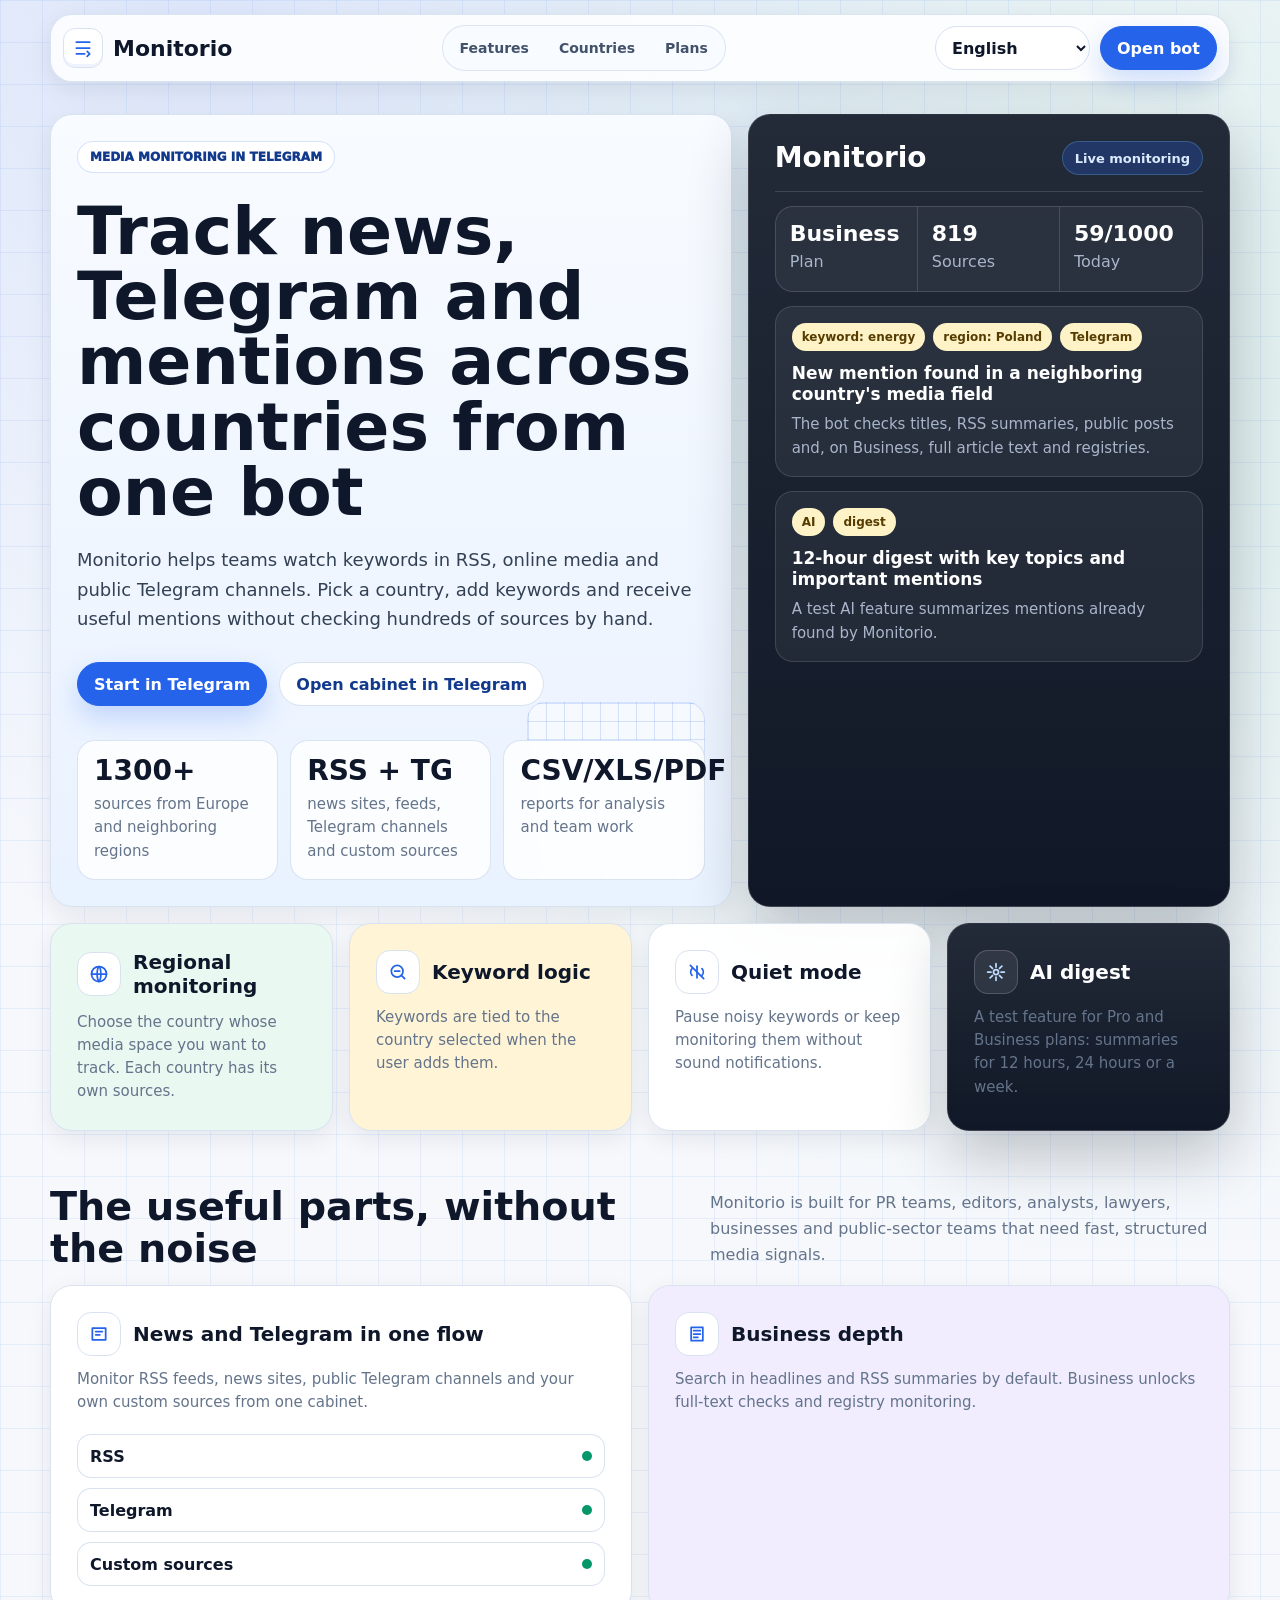
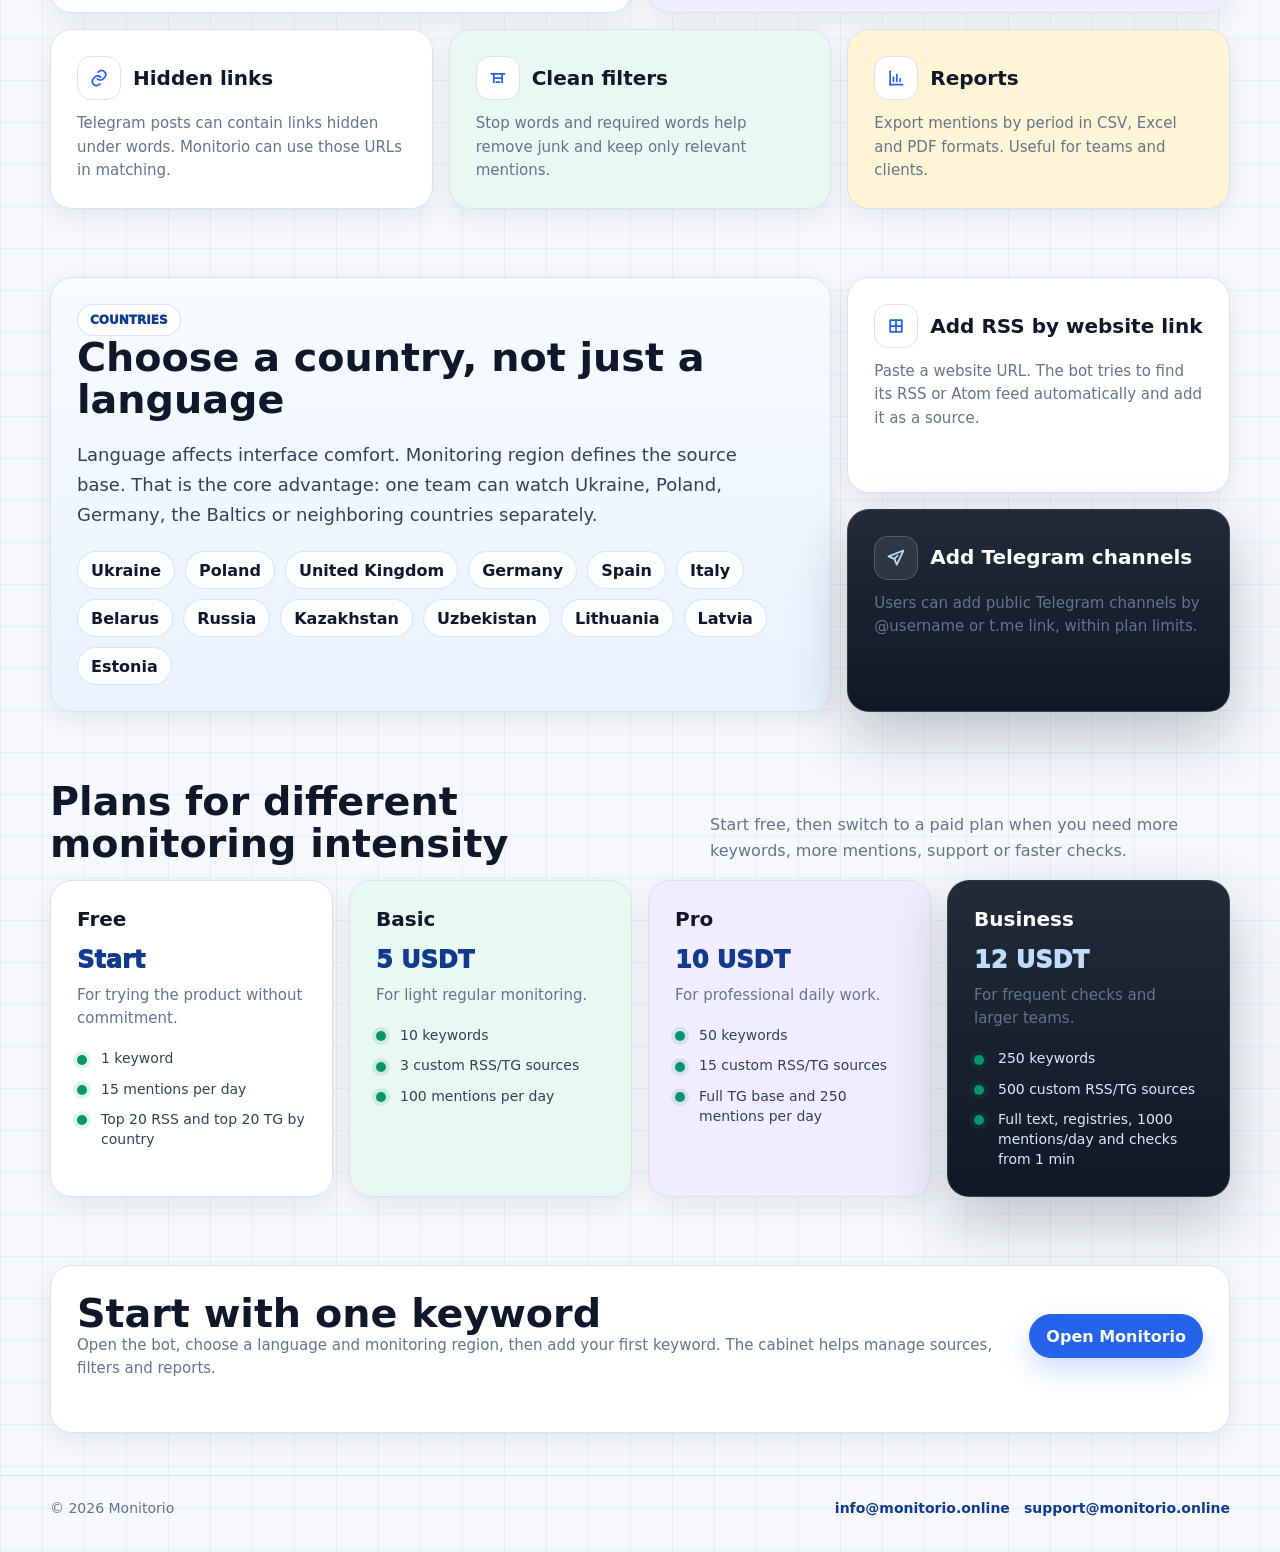
<file: landing/index.html>
<!doctype html>
<html lang="en">
<head>
  <meta charset="utf-8">
  <meta name="viewport" content="width=device-width, initial-scale=1">
  <title>Monitorio - media and Telegram monitoring</title>
  <meta name="description" content="Monitorio tracks keyword mentions in news, RSS feeds and Telegram channels across selected countries.">
  <style>
    :root {
      color-scheme: light;
      --bg: #f6f8fc;
      --bg-grid: rgba(37, 99, 235, .075);
      --surface: #ffffff;
      --surface-soft: #eef5ff;
      --surface-green: #e9f8f0;
      --surface-warm: #fff4d6;
      --surface-violet: #f1edff;
      --ink: #0f172a;
      --muted: #64748b;
      --line: #d8e2f0;
      --primary: #2563eb;
      --primary-dark: #123a8c;
      --accent: #059669;
      --warning: #b7791f;
      --dark: #101827;
      --dark-2: #162033;
      --radius: 22px;
      --radius-sm: 14px;
      --shadow: 0 18px 50px rgba(15, 23, 42, .10);
      --shadow-soft: 0 8px 24px rgba(15, 23, 42, .08);
      --max: 1180px;
    }

    * { box-sizing: border-box; }

    html { scroll-behavior: smooth; }

    body {
      margin: 0;
      color: var(--ink);
      font-family: Inter, ui-sans-serif, system-ui, -apple-system, BlinkMacSystemFont, "Segoe UI", sans-serif;
      letter-spacing: 0;
      background:
        linear-gradient(90deg, var(--bg-grid) 1px, transparent 1px),
        linear-gradient(180deg, var(--bg-grid) 1px, transparent 1px),
        radial-gradient(circle at 16% 0%, rgba(37, 99, 235, .12), transparent 28%),
        radial-gradient(circle at 88% 12%, rgba(5, 150, 105, .10), transparent 30%),
        var(--bg);
      background-size: 42px 42px, 42px 42px, auto, auto, auto;
    }

    a { color: inherit; text-decoration: none; }
    button, select { font: inherit; }

    :focus-visible {
      outline: 3px solid rgba(37, 99, 235, .42);
      outline-offset: 3px;
    }

    .page-shell {
      width: min(var(--max), calc(100% - 40px));
      margin: 0 auto;
    }

    .topbar {
      position: sticky;
      top: 14px;
      z-index: 20;
      padding: 0 0 10px;
    }

    .nav {
      display: flex;
      align-items: center;
      justify-content: space-between;
      gap: 14px;
      min-height: 64px;
      padding: 10px 12px;
      border: 1px solid rgba(216, 226, 240, .92);
      border-radius: var(--radius);
      background: rgba(255, 255, 255, .86);
      box-shadow: var(--shadow-soft);
      backdrop-filter: blur(18px);
    }

    .brand {
      display: inline-flex;
      align-items: center;
      gap: 10px;
      min-width: 0;
      font-size: 22px;
      font-weight: 900;
      letter-spacing: 0;
    }

    .brand-mark,
    .icon {
      display: inline-grid;
      place-items: center;
      flex: 0 0 auto;
      border: 1px solid var(--line);
      background: #fff;
      color: var(--primary);
    }

    .brand-mark {
      width: 40px;
      height: 40px;
      border-radius: 12px;
      box-shadow: inset 0 -3px 0 rgba(37, 99, 235, .08);
    }

    .brand-mark svg,
    .icon svg {
      width: 20px;
      height: 20px;
      stroke: currentColor;
      stroke-width: 2.1;
      fill: none;
      stroke-linecap: round;
      stroke-linejoin: round;
    }

    .nav-actions {
      display: flex;
      align-items: center;
      gap: 10px;
      min-width: 0;
    }

    .nav-links {
      display: flex;
      align-items: center;
      gap: 6px;
      padding: 5px;
      border: 1px solid rgba(216, 226, 240, .86);
      border-radius: 999px;
      background: #f8fbff;
      color: #42526a;
      font-size: 14px;
      font-weight: 800;
    }

    .nav-link {
      display: inline-flex;
      align-items: center;
      min-height: 34px;
      padding: 0 12px;
      border-radius: 999px;
      transition: color .18s ease, background .18s ease;
    }

    .nav-link:hover {
      background: #fff;
      color: var(--ink);
    }

    .language-select {
      min-height: 44px;
      max-width: 168px;
      border: 1px solid var(--line);
      border-radius: 999px;
      background: #fff;
      color: var(--ink);
      padding: 0 12px;
      font-weight: 850;
      outline: none;
    }

    .button {
      display: inline-flex;
      align-items: center;
      justify-content: center;
      gap: 8px;
      min-height: 44px;
      padding: 0 16px;
      border: 1px solid var(--primary);
      border-radius: 999px;
      background: var(--primary);
      color: #fff;
      font-weight: 900;
      white-space: nowrap;
      box-shadow: 0 12px 28px rgba(37, 99, 235, .22);
      transition: transform .18s ease, box-shadow .18s ease, background .18s ease;
    }

    .button:hover {
      transform: translateY(-1px);
      background: #1d4ed8;
      box-shadow: 0 16px 34px rgba(37, 99, 235, .28);
    }

    .button.secondary {
      border-color: var(--line);
      background: #fff;
      color: var(--primary-dark);
      box-shadow: none;
    }

    .hero {
      padding: 36px 0 20px;
    }

    .bento-grid {
      display: grid;
      grid-template-columns: repeat(12, minmax(0, 1fr));
      gap: 16px;
      align-items: stretch;
    }

    .tile {
      position: relative;
      overflow: hidden;
      min-height: 168px;
      border: 1px solid var(--line);
      border-radius: var(--radius);
      background: rgba(255, 255, 255, .94);
      box-shadow: var(--shadow-soft);
    }

    .tile.hero-copy { grid-column: span 7; min-height: 560px; }
    .tile.product-preview { grid-column: span 5; min-height: 560px; }
    .span-3 { grid-column: span 3; }
    .span-4 { grid-column: span 4; }
    .span-5 { grid-column: span 5; }
    .span-6 { grid-column: span 6; }
    .span-7 { grid-column: span 7; }
    .span-8 { grid-column: span 8; }
    .span-12 { grid-column: span 12; }

    .tile.blue { background: linear-gradient(180deg, #f8fbff, #e9f2ff); }
    .tile.green { background: var(--surface-green); }
    .tile.warm { background: var(--surface-warm); }
    .tile.violet { background: var(--surface-violet); }
    .tile.dark {
      border-color: rgba(255, 255, 255, .12);
      background:
        linear-gradient(180deg, rgba(255, 255, 255, .08), transparent),
        var(--dark);
      color: #fff;
      box-shadow: 0 24px 60px rgba(15, 23, 42, .24);
    }

    .tile-inner {
      position: relative;
      z-index: 1;
      height: 100%;
      padding: 26px;
    }

    .hero-copy::after {
      content: "";
      position: absolute;
      right: 26px;
      bottom: 26px;
      width: 176px;
      height: 176px;
      border: 1px solid rgba(37, 99, 235, .16);
      border-radius: 18px;
      background:
        linear-gradient(90deg, rgba(37, 99, 235, .16) 1px, transparent 1px),
        linear-gradient(180deg, rgba(37, 99, 235, .16) 1px, transparent 1px),
        rgba(255, 255, 255, .50);
      background-size: 18px 18px;
    }

    h1, h2, h3, p { margin: 0; }

    .eyebrow {
      display: inline-flex;
      align-items: center;
      gap: 8px;
      min-height: 32px;
      padding: 0 12px;
      border: 1px solid rgba(37, 99, 235, .18);
      border-radius: 999px;
      background: #fff;
      color: var(--primary-dark);
      font-size: 12px;
      font-weight: 950;
      text-transform: uppercase;
    }

    h1 {
      max-width: 720px;
      margin-top: 26px;
      font-size: clamp(44px, 5.2vw, 68px);
      line-height: .98;
      letter-spacing: 0;
    }

    h2 {
      font-size: clamp(30px, 3.1vw, 44px);
      line-height: 1.06;
      letter-spacing: 0;
    }

    h3 {
      font-size: 20px;
      line-height: 1.22;
      letter-spacing: 0;
    }

    .lead {
      max-width: 660px;
      margin-top: 20px;
      color: #334155;
      font-size: 18px;
      line-height: 1.65;
    }

    .hero-actions {
      display: flex;
      flex-wrap: wrap;
      gap: 12px;
      margin-top: 28px;
    }

    .metric-strip {
      position: relative;
      z-index: 2;
      display: grid;
      grid-template-columns: repeat(3, minmax(0, 1fr));
      gap: 12px;
      margin-top: 34px;
    }

    .metric {
      min-height: 112px;
      padding: 16px;
      border: 1px solid rgba(216, 226, 240, .95);
      border-radius: 18px;
      background: rgba(255, 255, 255, .82);
      backdrop-filter: blur(10px);
    }

    .metric strong {
      display: block;
      margin-bottom: 8px;
      color: var(--ink);
      font-size: 28px;
      line-height: 1;
    }

    .metric span,
    .muted,
    .small-copy {
      color: var(--muted);
      font-size: 15px;
      line-height: 1.55;
    }

    .mock-panel {
      display: flex;
      flex-direction: column;
      min-height: 100%;
      gap: 14px;
    }

    .mock-head {
      display: flex;
      align-items: center;
      justify-content: space-between;
      gap: 12px;
      padding-bottom: 16px;
      border-bottom: 1px solid rgba(255, 255, 255, .14);
    }

    .mock-head h2 {
      color: #fff;
      font-size: 28px;
    }

    .status-pill {
      display: inline-flex;
      align-items: center;
      min-height: 34px;
      padding: 0 12px;
      border: 1px solid rgba(125, 211, 252, .24);
      border-radius: 999px;
      background: rgba(37, 99, 235, .26);
      color: #dbeafe;
      font-size: 13px;
      font-weight: 900;
    }

    .mock-stats {
      display: grid;
      grid-template-columns: repeat(3, minmax(0, 1fr));
      border: 1px solid rgba(255, 255, 255, .14);
      border-radius: 18px;
      overflow: hidden;
      background: rgba(255, 255, 255, .05);
    }

    .mock-stat {
      min-height: 84px;
      padding: 14px;
      border-right: 1px solid rgba(255, 255, 255, .14);
    }

    .mock-stat:last-child { border-right: 0; }

    .mock-stat strong {
      display: block;
      margin-bottom: 6px;
      font-size: 22px;
    }

    .mock-stat span,
    .dark .muted {
      color: #a9b5ca;
    }

    .mention {
      padding: 16px;
      border: 1px solid rgba(255, 255, 255, .13);
      border-radius: 18px;
      background: rgba(255, 255, 255, .055);
    }

    .badges {
      display: flex;
      flex-wrap: wrap;
      gap: 8px;
      margin-bottom: 12px;
    }

    .badge {
      display: inline-flex;
      align-items: center;
      min-height: 28px;
      padding: 0 10px;
      border-radius: 999px;
      background: #fef3c7;
      color: #573c00;
      font-size: 12px;
      font-weight: 900;
    }

    .mention h3 {
      margin-bottom: 9px;
      color: #fff;
      font-size: 17px;
    }

    .mini-card .tile-inner,
    .feature-card .tile-inner,
    .price-card .tile-inner {
      display: flex;
      flex-direction: column;
    }

    .card-title {
      display: flex;
      align-items: center;
      gap: 12px;
      margin-bottom: 12px;
    }

    .icon {
      width: 44px;
      height: 44px;
      border-radius: 14px;
      color: var(--primary);
    }

    .dark .icon {
      border-color: rgba(255, 255, 255, .18);
      background: rgba(255, 255, 255, .08);
      color: #bfdbfe;
    }

    .section {
      padding: 34px 0;
    }

    .section-head {
      display: grid;
      grid-template-columns: minmax(0, 1fr) minmax(280px, 520px);
      gap: 24px;
      align-items: end;
      margin-bottom: 16px;
    }

    .section-head p {
      color: var(--muted);
      line-height: 1.65;
    }

    .source-list {
      display: grid;
      gap: 10px;
      margin-top: 20px;
    }

    .source-row {
      display: flex;
      align-items: center;
      justify-content: space-between;
      min-height: 44px;
      padding: 0 12px;
      border: 1px solid rgba(216, 226, 240, .96);
      border-radius: 14px;
      background: rgba(255, 255, 255, .74);
      font-weight: 850;
    }

    .dot {
      width: 10px;
      height: 10px;
      border-radius: 999px;
      background: var(--accent);
    }

    .country-cloud {
      display: flex;
      flex-wrap: wrap;
      gap: 10px;
      margin-top: 22px;
    }

    .country-chip {
      display: inline-flex;
      align-items: center;
      min-height: 38px;
      padding: 0 13px;
      border: 1px solid rgba(216, 226, 240, .95);
      border-radius: 999px;
      background: rgba(255, 255, 255, .78);
      font-weight: 850;
    }

    .price-value {
      display: block;
      margin: 14px 0 10px;
      color: var(--primary-dark);
      font-size: 24px;
      font-weight: 950;
    }

    .dark .price-value { color: #bfdbfe; }

    .price-card ul {
      display: grid;
      gap: 10px;
      margin: 18px 0 0;
      padding: 0;
      list-style: none;
      color: #334155;
      font-size: 14px;
      line-height: 1.45;
    }

    .dark.price-card ul { color: #dbeafe; }

    .price-card li {
      position: relative;
      padding-left: 24px;
    }

    .price-card li::before {
      content: "";
      position: absolute;
      left: 0;
      top: .45em;
      width: 10px;
      height: 10px;
      border-radius: 999px;
      background: var(--accent);
      box-shadow: 0 0 0 4px rgba(5, 150, 105, .12);
    }

    .final {
      padding: 34px 0 42px;
    }

    .final .tile-inner {
      display: grid;
      grid-template-columns: minmax(0, 1fr) auto;
      gap: 22px;
      align-items: center;
    }

    footer {
      border-top: 1px solid var(--line);
      padding: 24px 0 36px;
      color: var(--muted);
      font-size: 14px;
    }

    .footer-row {
      display: flex;
      justify-content: space-between;
      gap: 16px;
      flex-wrap: wrap;
    }

    .contacts {
      display: flex;
      gap: 14px;
      flex-wrap: wrap;
      color: var(--primary-dark);
      font-weight: 850;
    }

    .reveal {
      opacity: 1;
      transform: translateY(0);
      transition: opacity .55s ease, transform .55s ease;
    }

    .js-ready .reveal:not(.is-visible) {
      opacity: 0;
      transform: translateY(18px);
    }

    @media (prefers-reduced-motion: reduce) {
      html { scroll-behavior: auto; }
      .reveal, .button { transition: none; transform: none; }
      .js-ready .reveal:not(.is-visible) { opacity: 1; transform: none; }
    }

    @media (max-width: 1040px) {
      .tile.hero-copy,
      .tile.product-preview,
      .span-3,
      .span-4,
      .span-5,
      .span-6,
      .span-7,
      .span-8 {
        grid-column: span 12;
      }

      .tile.hero-copy,
      .tile.product-preview {
        min-height: auto;
      }

      .nav-links { display: none; }
      .section-head { grid-template-columns: 1fr; }
    }

    @media (max-width: 700px) {
      .page-shell {
        width: min(100% - 24px, var(--max));
      }

      .topbar {
        top: 8px;
      }

      .nav {
        min-height: 58px;
        padding: 8px;
      }

      .brand span:last-child {
        display: none;
      }

      .language-select {
        min-height: 42px;
        max-width: 126px;
        font-size: 14px;
      }

      .nav-actions .button {
        display: none;
      }

      .hero {
        padding-top: 18px;
      }

      .bento-grid {
        gap: 12px;
      }

      .tile {
        border-radius: 18px;
      }

      .tile-inner {
        padding: 18px;
      }

      h1 {
        margin-top: 18px;
        font-size: 38px;
        line-height: 1.04;
      }

      h2 {
        font-size: 28px;
      }

      .lead {
        font-size: 16px;
      }

      .hero-copy::after {
        display: none;
      }

      .hero-actions .button,
      .final .button {
        width: 100%;
      }

      .metric-strip,
      .mock-stats,
      .final .tile-inner {
        grid-template-columns: 1fr;
      }

      .mock-stat {
        border-right: 0;
        border-bottom: 1px solid rgba(255, 255, 255, .14);
      }

      .mock-stat:last-child {
        border-bottom: 0;
      }
    }
  </style>
</head>
<body>
  <header class="topbar">
    <div class="page-shell">
      <nav class="nav" aria-label="Main navigation">
        <a class="brand" href="#top" aria-label="Monitorio home">
          <span class="brand-mark" aria-hidden="true">
            <svg viewBox="0 0 24 24"><path d="M4 5h16M4 12h16M4 19h10"/><path d="m17 16 3 3-3 3"/></svg>
          </span>
          <span>Monitorio</span>
        </a>
        <div class="nav-links" aria-label="Page sections">
          <a class="nav-link" href="#features" data-i18n="navFeatures">Features</a>
          <a class="nav-link" href="#countries" data-i18n="navCountries">Countries</a>
          <a class="nav-link" href="#plans" data-i18n="navPlans">Plans</a>
        </div>
        <div class="nav-actions">
          <select class="language-select" aria-label="Language">
            <option value="en">English</option>
            <option value="uk">Українська</option>
            <option value="pl">Polski</option>
            <option value="de">Deutsch</option>
            <option value="es">Español</option>
            <option value="it">Italiano</option>
            <option value="be">Беларуская</option>
            <option value="ru">Русский</option>
          </select>
          <a class="button" href="https://t.me/Monitori0bot" data-i18n="openBot">Open bot</a>
        </div>
      </nav>
    </div>
  </header>

  <main id="top">
    <section class="hero">
      <div class="page-shell">
        <div class="bento-grid">
          <article class="tile hero-copy blue reveal">
            <div class="tile-inner">
              <span class="eyebrow" data-i18n="eyebrow">Media monitoring in Telegram</span>
              <h1 data-i18n="heroTitle">Track news, Telegram and mentions across countries from one bot</h1>
              <p class="lead" data-i18n="heroLead">Monitorio helps teams watch keywords in RSS, online media and public Telegram channels. Pick a country, add keywords and receive useful mentions without checking hundreds of sources by hand.</p>
              <div class="hero-actions">
                <a class="button" href="https://t.me/Monitori0bot" data-i18n="startBot">Start in Telegram</a>
                <a class="button secondary" href="https://t.me/Monitori0bot" data-i18n="openCabinet">Open cabinet in Telegram</a>
              </div>
              <div class="metric-strip" aria-label="Monitorio metrics">
                <div class="metric"><strong>1300+</strong><span data-i18n="metricSources">sources from Europe and neighboring regions</span></div>
                <div class="metric"><strong>RSS + TG</strong><span data-i18n="metricTypes">news sites, feeds, Telegram channels and custom sources</span></div>
                <div class="metric"><strong>CSV/XLS/PDF</strong><span data-i18n="metricReports">reports for analysis and team work</span></div>
              </div>
            </div>
          </article>

          <article class="tile product-preview dark reveal">
            <div class="tile-inner">
              <div class="mock-panel">
                <div class="mock-head">
                  <h2>Monitorio</h2>
                  <span class="status-pill" data-i18n="mockLive">Live monitoring</span>
                </div>
                <div class="mock-stats">
                  <div class="mock-stat"><strong>Business</strong><span data-i18n="mockPlan">Plan</span></div>
                  <div class="mock-stat"><strong>819</strong><span data-i18n="mockSources">Sources</span></div>
                  <div class="mock-stat"><strong>59/1000</strong><span data-i18n="mockToday">Today</span></div>
                </div>
                <div class="mention">
                  <div class="badges">
                    <span class="badge" data-i18n="badgeKeyword">keyword: energy</span>
                    <span class="badge" data-i18n="badgeRegion">region: Poland</span>
                    <span class="badge">Telegram</span>
                  </div>
                  <h3 data-i18n="mockTitle">New mention found in a neighboring country's media field</h3>
                  <p class="muted" data-i18n="mockText">The bot checks titles, RSS summaries, public posts and, on Business, full article text and registries.</p>
                </div>
                <div class="mention">
                  <div class="badges">
                    <span class="badge">AI</span>
                    <span class="badge" data-i18n="badgeDigest">digest</span>
                  </div>
                  <h3 data-i18n="mockDigestTitle">12-hour digest with key topics and important mentions</h3>
                  <p class="muted" data-i18n="mockDigestText">A test AI feature summarizes mentions already found by Monitorio.</p>
                </div>
              </div>
            </div>
          </article>

          <article class="tile mini-card green span-3 reveal">
            <div class="tile-inner">
              <div class="card-title">
                <span class="icon" aria-hidden="true"><svg viewBox="0 0 24 24"><circle cx="12" cy="12" r="9"/><path d="M3 12h18M12 3c3 3 3 15 0 18M12 3c-3 3-3 15 0 18"/></svg></span>
                <h3 data-i18n="regionTitle">Regional monitoring</h3>
              </div>
              <p class="small-copy" data-i18n="regionText">Choose the country whose media space you want to track. Each country has its own sources.</p>
            </div>
          </article>

          <article class="tile mini-card warm span-3 reveal">
            <div class="tile-inner">
              <div class="card-title">
                <span class="icon" aria-hidden="true"><svg viewBox="0 0 24 24"><circle cx="11" cy="11" r="7"/><path d="m16 16 4 4"/><path d="M8 11h6"/></svg></span>
                <h3 data-i18n="keywordTitle">Keyword logic</h3>
              </div>
              <p class="small-copy" data-i18n="keywordText">Keywords are tied to the country selected when the user adds them.</p>
            </div>
          </article>

          <article class="tile mini-card span-3 reveal">
            <div class="tile-inner">
              <div class="card-title">
                <span class="icon" aria-hidden="true"><svg viewBox="0 0 24 24"><path d="M18 8a6 6 0 0 1 0 8"/><path d="M6 8a6 6 0 0 0 0 8"/><path d="M12 5v14"/><path d="m4 4 16 16"/></svg></span>
                <h3 data-i18n="quietTitle">Quiet mode</h3>
              </div>
              <p class="small-copy" data-i18n="quietText">Pause noisy keywords or keep monitoring them without sound notifications.</p>
            </div>
          </article>

          <article class="tile mini-card dark span-3 reveal">
            <div class="tile-inner">
              <div class="card-title">
                <span class="icon" aria-hidden="true"><svg viewBox="0 0 24 24"><path d="M12 2v4M12 18v4M4.93 4.93l2.83 2.83M16.24 16.24l2.83 2.83M2 12h4M18 12h4M4.93 19.07l2.83-2.83M16.24 7.76l2.83-2.83"/><circle cx="12" cy="12" r="3"/></svg></span>
                <h3 data-i18n="aiTitle">AI digest</h3>
              </div>
              <p class="small-copy" data-i18n="aiText">A test feature for Pro and Business plans: summaries for 12 hours, 24 hours or a week.</p>
            </div>
          </article>
        </div>
      </div>
    </section>

    <section class="section" id="features">
      <div class="page-shell">
        <div class="section-head reveal">
          <h2 data-i18n="featuresTitle">The useful parts, without the noise</h2>
          <p data-i18n="featuresLead">Monitorio is built for PR teams, editors, analysts, lawyers, businesses and public-sector teams that need fast, structured media signals.</p>
        </div>
        <div class="bento-grid">
          <article class="tile feature-card span-6 reveal">
            <div class="tile-inner">
              <div class="card-title">
                <span class="icon" aria-hidden="true"><svg viewBox="0 0 24 24"><path d="M4 5h16v14H4z"/><path d="M8 9h8M8 13h5"/></svg></span>
                <h3 data-i18n="featureSourcesTitle">News and Telegram in one flow</h3>
              </div>
              <p class="small-copy" data-i18n="featureSourcesText">Monitor RSS feeds, news sites, public Telegram channels and your own custom sources from one cabinet.</p>
              <div class="source-list" aria-hidden="true">
                <div class="source-row"><span>RSS</span><i class="dot"></i></div>
                <div class="source-row"><span>Telegram</span><i class="dot"></i></div>
                <div class="source-row"><span data-i18n="customSources">Custom sources</span><i class="dot"></i></div>
              </div>
            </div>
          </article>

          <article class="tile feature-card violet span-6 reveal">
            <div class="tile-inner">
              <div class="card-title">
                <span class="icon" aria-hidden="true"><svg viewBox="0 0 24 24"><path d="M5 4h14v16H5z"/><path d="M8 8h8M8 12h8M8 16h5"/></svg></span>
                <h3 data-i18n="featureFullTitle">Full-text mode</h3>
              </div>
              <p class="small-copy" data-i18n="featureFullText">Search in headlines and RSS summaries by default. Business unlocks full-text checks and registry monitoring.</p>
            </div>
          </article>

          <article class="tile feature-card span-4 reveal">
            <div class="tile-inner">
              <div class="card-title">
                <span class="icon" aria-hidden="true"><svg viewBox="0 0 24 24"><path d="M10 13a5 5 0 0 0 7 0l2-2a5 5 0 0 0-7-7l-1 1"/><path d="M14 11a5 5 0 0 0-7 0l-2 2a5 5 0 0 0 7 7l1-1"/></svg></span>
                <h3 data-i18n="featureLinksTitle">Hidden links</h3>
              </div>
              <p class="small-copy" data-i18n="featureLinksText">Telegram posts can contain links hidden under words. Monitorio can use those URLs in matching.</p>
            </div>
          </article>

          <article class="tile feature-card green span-4 reveal">
            <div class="tile-inner">
              <div class="card-title">
                <span class="icon" aria-hidden="true"><svg viewBox="0 0 24 24"><path d="M4 7h16M7 12h10M10 17h4"/><path d="M7 7v10M17 7v10"/></svg></span>
                <h3 data-i18n="featureFiltersTitle">Clean filters</h3>
              </div>
              <p class="small-copy" data-i18n="featureFiltersText">Stop words and required words help remove junk and keep only relevant mentions.</p>
            </div>
          </article>

          <article class="tile feature-card warm span-4 reveal">
            <div class="tile-inner">
              <div class="card-title">
                <span class="icon" aria-hidden="true"><svg viewBox="0 0 24 24"><path d="M5 20V4"/><path d="M5 20h15"/><path d="M9 16v-5M13 16V8M17 16v-3"/></svg></span>
                <h3 data-i18n="featureReportsTitle">Reports</h3>
              </div>
              <p class="small-copy" data-i18n="featureReportsText">Export mentions by period in CSV, Excel and PDF formats. Useful for teams and clients.</p>
            </div>
          </article>
        </div>
      </div>
    </section>

    <section class="section" id="countries">
      <div class="page-shell">
        <div class="bento-grid">
          <article class="tile blue span-8 reveal">
            <div class="tile-inner">
              <span class="eyebrow" data-i18n="navCountries">Countries</span>
              <h2 data-i18n="countriesTitle">Choose a country, not just a language</h2>
              <p class="lead" data-i18n="countriesLead">Language affects interface comfort. Monitoring region defines the source base. That is the core advantage: one team can watch Ukraine, Poland, Germany, the Baltics or neighboring countries separately.</p>
              <div class="country-cloud" aria-label="Available monitoring countries">
                <span class="country-chip">Ukraine</span>
                <span class="country-chip">Poland</span>
                <span class="country-chip">United Kingdom</span>
                <span class="country-chip">Germany</span>
                <span class="country-chip">Spain</span>
                <span class="country-chip">Italy</span>
                <span class="country-chip">Belarus</span>
                <span class="country-chip">Russia</span>
                <span class="country-chip">Kazakhstan</span>
                <span class="country-chip">Uzbekistan</span>
                <span class="country-chip">Lithuania</span>
                <span class="country-chip">Latvia</span>
                <span class="country-chip">Estonia</span>
              </div>
            </div>
          </article>

          <div class="span-4 bento-grid" style="grid-template-columns: 1fr; gap: 16px;">
            <article class="tile reveal">
              <div class="tile-inner">
                <div class="card-title">
                  <span class="icon" aria-hidden="true"><svg viewBox="0 0 24 24"><path d="M12 5v14M5 12h14"/><path d="M5 5h14v14H5z"/></svg></span>
                  <h3 data-i18n="rssTitle">Add RSS by website link</h3>
                </div>
                <p class="small-copy" data-i18n="rssText">Paste a website URL. The bot tries to find its RSS or Atom feed automatically and add it as a source.</p>
              </div>
            </article>
            <article class="tile dark reveal">
              <div class="tile-inner">
                <div class="card-title">
                  <span class="icon" aria-hidden="true"><svg viewBox="0 0 24 24"><path d="M21 3 3 10l7 3 3 7 8-17z"/><path d="m10 13 4-4"/></svg></span>
                  <h3 data-i18n="tgTitle">Add Telegram channels</h3>
                </div>
                <p class="small-copy" data-i18n="tgText">Users can add public Telegram channels by @username or t.me link, within plan limits.</p>
              </div>
            </article>
          </div>
        </div>
      </div>
    </section>

    <section class="section" id="plans">
      <div class="page-shell">
        <div class="section-head reveal">
          <h2 data-i18n="plansTitle">Plans for different monitoring intensity</h2>
          <p data-i18n="plansLead">Start free, then switch to a paid plan when you need more keywords, more mentions, support or faster checks.</p>
        </div>
        <div class="bento-grid">
          <article class="tile price-card span-3 reveal">
            <div class="tile-inner">
              <h3>Free</h3>
              <span class="price-value" data-i18n="freePrice">Start</span>
              <p class="small-copy" data-i18n="freeText">For trying the product without commitment.</p>
              <ul>
                <li data-i18n="freeOne">1 keyword</li>
                <li data-i18n="freeTwo">15 mentions per day</li>
                <li data-i18n="freeThree">Top 20 RSS and top 20 TG by country</li>
              </ul>
            </div>
          </article>

          <article class="tile price-card green span-3 reveal">
            <div class="tile-inner">
              <h3>Basic</h3>
              <span class="price-value">5 USDT</span>
              <p class="small-copy" data-i18n="basicText">For light regular monitoring.</p>
              <ul>
                <li data-i18n="basicOne">10 keywords</li>
                <li data-i18n="basicTwo">3 custom RSS/TG sources</li>
                <li data-i18n="basicThree">100 mentions per day</li>
              </ul>
            </div>
          </article>

          <article class="tile price-card violet span-3 reveal">
            <div class="tile-inner">
              <h3>Pro</h3>
              <span class="price-value">10 USDT</span>
              <p class="small-copy" data-i18n="proText">For professional daily work.</p>
              <ul>
                <li data-i18n="proOne">50 keywords</li>
                <li data-i18n="proTwo">15 custom RSS/TG sources</li>
                <li data-i18n="proThree">Full TG base and 250 mentions per day</li>
              </ul>
            </div>
          </article>

          <article class="tile price-card dark span-3 reveal">
            <div class="tile-inner">
              <h3>Business</h3>
              <span class="price-value">12 USDT</span>
              <p class="small-copy" data-i18n="businessText">For frequent checks and larger teams.</p>
              <ul>
                <li data-i18n="businessOne">250 keywords</li>
                <li data-i18n="businessTwo">500 custom RSS/TG sources</li>
                <li data-i18n="businessThree">Full text, registries, 1000 mentions/day and checks from 1 min</li>
              </ul>
            </div>
          </article>
        </div>
      </div>
    </section>

    <section class="final">
      <div class="page-shell">
        <article class="tile span-12 reveal">
          <div class="tile-inner">
            <div>
              <h2 data-i18n="finalTitle">Start with one keyword</h2>
              <p class="small-copy" data-i18n="finalText">Open the bot, choose a language and monitoring region, then add your first keyword. The cabinet helps manage sources, filters and reports.</p>
            </div>
            <a class="button" href="https://t.me/Monitori0bot" data-i18n="finalButton">Open Monitorio</a>
          </div>
        </article>
      </div>
    </section>
  </main>

  <footer>
    <div class="page-shell footer-row">
      <span>© 2026 Monitorio</span>
      <div class="contacts">
        <a href="mailto:info@monitorio.online">info@monitorio.online</a>
        <a href="mailto:support@monitorio.online">support@monitorio.online</a>
      </div>
    </div>
  </footer>

  <script>
    const copy = {
      en: {
        title: "Monitorio - media and Telegram monitoring",
        navFeatures: "Features", navCountries: "Countries", navPlans: "Plans", openBot: "Open bot",
        eyebrow: "Media monitoring in Telegram",
        heroTitle: "Track news, Telegram and mentions across countries from one bot",
        heroLead: "Monitorio helps teams watch keywords in RSS, online media and public Telegram channels. Pick a country, add keywords and receive useful mentions without checking hundreds of sources by hand.",
        startBot: "Start in Telegram", openCabinet: "Open cabinet in Telegram",
        metricSources: "sources from Europe and neighboring regions", metricTypes: "news sites, feeds, Telegram channels and custom sources", metricReports: "reports for analysis and team work",
        mockLive: "Live monitoring", mockPlan: "Plan", mockSources: "Sources", mockToday: "Today", badgeKeyword: "keyword: energy", badgeRegion: "region: Poland", badgeDigest: "digest",
        mockTitle: "New mention found in a neighboring country's media field", mockText: "The bot checks titles, RSS summaries, public posts and, on Business, full article text and registries.",
        mockDigestTitle: "12-hour digest with key topics and important mentions", mockDigestText: "A test AI feature summarizes mentions already found by Monitorio.",
        regionTitle: "Regional monitoring", regionText: "Choose the country whose media space you want to track. Each country has its own sources.",
        keywordTitle: "Keyword logic", keywordText: "Keywords are tied to the country selected when the user adds them.",
        quietTitle: "Quiet mode", quietText: "Pause noisy keywords or keep monitoring them without sound notifications.",
        aiTitle: "AI digest", aiText: "A test feature for Pro and Business plans: summaries for 12 hours, 24 hours or a week.",
        featuresTitle: "The useful parts, without the noise", featuresLead: "Monitorio is built for PR teams, editors, analysts, lawyers, businesses and public-sector teams that need fast, structured media signals.",
        featureSourcesTitle: "News and Telegram in one flow", featureSourcesText: "Monitor RSS feeds, news sites, public Telegram channels and your own custom sources from one cabinet.", customSources: "Custom sources",
        featureFullTitle: "Business depth", featureFullText: "Search in headlines and RSS summaries by default. Business unlocks full-text checks and registry monitoring.",
        featureLinksTitle: "Hidden links", featureLinksText: "Telegram posts can contain links hidden under words. Monitorio can use those URLs in matching.",
        featureFiltersTitle: "Clean filters", featureFiltersText: "Stop words and required words help remove junk and keep only relevant mentions.",
        featureReportsTitle: "Reports", featureReportsText: "Export mentions by period in CSV, Excel and PDF formats. Useful for teams and clients.",
        countriesTitle: "Choose a country, not just a language", countriesLead: "Language affects interface comfort. Monitoring region defines the source base. That is the core advantage: one team can watch Ukraine, Poland, Germany, the Baltics or neighboring countries separately.",
        rssTitle: "Add RSS by website link", rssText: "Paste a website URL. The bot tries to find its RSS or Atom feed automatically and add it as a source.",
        tgTitle: "Add Telegram channels", tgText: "Users can add public Telegram channels by @username or t.me link, within plan limits.",
        plansTitle: "Plans for different monitoring intensity", plansLead: "Start free, then switch to a paid plan when you need more keywords, more mentions, support or faster checks.",
        freePrice: "Start", freeText: "For trying the product without commitment.", freeOne: "1 keyword", freeTwo: "15 mentions per day", freeThree: "Top 20 RSS and top 20 TG by country",
        basicText: "For light regular monitoring.", basicOne: "10 keywords", basicTwo: "3 custom RSS/TG sources", basicThree: "100 mentions per day",
        proText: "For professional daily work.", proOne: "50 keywords", proTwo: "15 custom RSS/TG sources", proThree: "Full TG base and 250 mentions per day",
        businessText: "For frequent checks and larger teams.", businessOne: "250 keywords", businessTwo: "500 custom RSS/TG sources", businessThree: "Full text, registries, 1000 mentions/day and checks from 1 min",
        finalTitle: "Start with one keyword", finalText: "Open the bot, choose a language and monitoring region, then add your first keyword. The cabinet helps manage sources, filters and reports.", finalButton: "Open Monitorio"
      },
      uk: {
        title: "Monitorio - моніторинг медіа та Telegram",
        navFeatures: "Можливості", navCountries: "Країни", navPlans: "Тарифи", openBot: "Відкрити бота",
        eyebrow: "Медіамоніторинг у Telegram",
        heroTitle: "Відстежуйте новини, Telegram і згадки в різних країнах з одного бота",
        heroLead: "Monitorio допомагає командам моніторити ключові слова в RSS, онлайн-медіа та публічних Telegram-каналах. Оберіть країну, додайте ключі й отримуйте потрібні згадки без ручної перевірки сотень джерел.",
        startBot: "Запустити в Telegram", openCabinet: "Відкрити кабінет у Telegram",
        metricSources: "джерел з Європи та сусідніх регіонів", metricTypes: "новинні сайти, RSS, Telegram-канали та власні джерела", metricReports: "звіти для аналізу й командної роботи",
        mockLive: "Моніторинг увімкнено", mockPlan: "Тариф", mockSources: "Джерела", mockToday: "Сьогодні", badgeKeyword: "ключ: енергетика", badgeRegion: "регіон: Польща", badgeDigest: "дайджест",
        mockTitle: "Знайдено нову згадку в медіаполі сусідньої країни", mockText: "Бот перевіряє заголовки, RSS-анонси, публічні дописи, а на Business — повний текст статей і реєстри.",
        mockDigestTitle: "Дайджест за 12 годин із темами та важливими згадками", mockDigestText: "Тестова AI-функція підсумовує згадки, які вже знайшов Monitorio.",
        regionTitle: "Регіональний моніторинг", regionText: "Оберіть країну, медіаполе якої потрібно відстежувати. Для кожної країни є власні джерела.",
        keywordTitle: "Логіка ключів", keywordText: "Ключові слова прив'язуються до країни, обраної під час додавання.",
        quietTitle: "Тихий режим", quietText: "Ставте шумні ключі на паузу або моніторте їх без звукових сповіщень.",
        aiTitle: "AI-дайджест", aiText: "Тестова функція для Pro та Business: підсумки за 12 годин, 24 години або тиждень.",
        featuresTitle: "Корисне - без зайвого шуму", featuresLead: "Monitorio створений для PR-команд, редакцій, аналітиків, юристів, бізнесу та держсектору, яким потрібні швидкі й структуровані медіасигнали.",
        featureSourcesTitle: "Новини й Telegram в одному потоці", featureSourcesText: "Моніторте RSS, новинні сайти, публічні Telegram-канали й власні джерела з одного кабінету.", customSources: "Власні джерела",
        featureFullTitle: "Глибина Business", featureFullText: "За замовчуванням пошук іде в заголовках і RSS-анонсах. Business відкриває повний текст і моніторинг реєстрів.",
        featureLinksTitle: "Приховані посилання", featureLinksText: "У Telegram посилання можуть бути сховані під словами. Monitorio може враховувати ці URL у пошуку.",
        featureFiltersTitle: "Чисті фільтри", featureFiltersText: "Стоп-слова й обов'язкові слова допомагають прибирати шум і залишати релевантні згадки.",
        featureReportsTitle: "Звіти", featureReportsText: "Експортуйте згадки за період у CSV, Excel і PDF. Зручно для команд і клієнтів.",
        countriesTitle: "Оберіть країну, а не лише мову", countriesLead: "Мова відповідає за зручність інтерфейсу. Регіон моніторингу визначає базу джерел. У цьому головна перевага: команда може окремо відстежувати Україну, Польщу, Німеччину, Балтію чи сусідні країни.",
        rssTitle: "Додавання RSS за посиланням на сайт", rssText: "Вставте URL сайту. Бот спробує автоматично знайти RSS або Atom-стрічку й додати її як джерело.",
        tgTitle: "Додавання Telegram-каналів", tgText: "Користувачі можуть додавати публічні Telegram-канали через @username або t.me-посилання в межах тарифу.",
        plansTitle: "Тарифи для різної інтенсивності моніторингу", plansLead: "Почніть безкоштовно, а потім перейдіть на платний тариф, коли потрібні більше ключів, згадок, підтримка або швидші перевірки.",
        freePrice: "Старт", freeText: "Для тесту продукту без зобов'язань.", freeOne: "1 ключове слово", freeTwo: "15 згадок на день", freeThree: "Топ-20 RSS і топ-20 TG по країні",
        basicText: "Для легкого регулярного моніторингу.", basicOne: "10 ключових слів", basicTwo: "3 власні RSS/TG-джерела", basicThree: "100 згадок на день",
        proText: "Для професійної щоденної роботи.", proOne: "50 ключових слів", proTwo: "15 власних RSS/TG-джерел", proThree: "Повна база TG і 250 згадок на день",
        businessText: "Для частих перевірок і більших команд.", businessOne: "250 ключових слів", businessTwo: "500 власних RSS/TG-джерел", businessThree: "Повний текст, реєстри, 1000 згадок/день і перевірки від 1 хв",
        finalTitle: "Почніть з одного ключового слова", finalText: "Відкрийте бота, оберіть мову й регіон моніторингу, додайте перший ключ. Кабінет допоможе керувати джерелами, фільтрами та звітами.", finalButton: "Відкрити Monitorio"
      },
      pl: {
        title: "Monitorio - monitoring mediów i Telegrama",
        navFeatures: "Funkcje", navCountries: "Kraje", navPlans: "Plany", openBot: "Otwórz bota",
        eyebrow: "Monitoring mediów w Telegramie",
        heroTitle: "Śledź newsy, Telegram i wzmianki w różnych krajach z jednego bota",
        heroLead: "Monitorio pomaga zespołom monitorować słowa kluczowe w RSS, mediach online i publicznych kanałach Telegram. Wybierz kraj, dodaj słowa kluczowe i otrzymuj wzmianki bez ręcznego sprawdzania setek źródeł.",
        startBot: "Uruchom w Telegramie", openCabinet: "Otwórz panel w Telegramie",
        metricSources: "źródeł z Europy i sąsiednich regionów", metricTypes: "serwisy newsowe, RSS, Telegram i własne źródła", metricReports: "raporty do analizy i pracy zespołowej",
        mockLive: "Monitoring aktywny", mockPlan: "Plan", mockSources: "Źródła", mockToday: "Dzisiaj", badgeKeyword: "słowo: energia", badgeRegion: "region: Polska", badgeDigest: "digest",
        mockTitle: "Nowa wzmianka znaleziona w polu medialnym sąsiedniego kraju", mockText: "Bot sprawdza tytuły, opisy RSS, publiczne posty, a w Business także pełny tekst artykułów i rejestry.",
        mockDigestTitle: "Digest 12-godzinny z tematami i ważnymi wzmiankami", mockDigestText: "Testowa funkcja AI podsumowuje wzmianki znalezione przez Monitorio.",
        regionTitle: "Monitoring regionalny", regionText: "Wybierz kraj, którego przestrzeń medialną chcesz śledzić. Każdy kraj ma własne źródła.",
        keywordTitle: "Logika słów", keywordText: "Słowa kluczowe są przypisane do kraju wybranego podczas dodawania.",
        quietTitle: "Tryb cichy", quietText: "Wstrzymaj głośne słowa albo monitoruj je bez dźwięku powiadomień.",
        aiTitle: "AI digest", aiText: "Funkcja testowa dla Pro i Business: podsumowania za 12 godzin, 24 godziny albo tydzień.",
        featuresTitle: "Najważniejsze funkcje bez szumu", featuresLead: "Monitorio jest dla PR, redakcji, analityków, prawników, biznesu i administracji, które potrzebują szybkich sygnałów medialnych.",
        featureSourcesTitle: "News i Telegram w jednym strumieniu", featureSourcesText: "Monitoruj RSS, portale informacyjne, publiczne kanały Telegram i własne źródła z jednego panelu.", customSources: "Własne źródła",
        featureFullTitle: "Głębia Business", featureFullText: "Domyślnie wyszukiwanie obejmuje tytuły i opisy RSS. Business odblokowuje pełny tekst i monitoring rejestrów.",
        featureLinksTitle: "Ukryte linki", featureLinksText: "W Telegramie linki mogą być ukryte pod słowami. Monitorio może uwzględniać te URL-e.",
        featureFiltersTitle: "Czyste filtry", featureFiltersText: "Stop-słowa i słowa wymagane pomagają usuwać szum i zostawiać trafne wzmianki.",
        featureReportsTitle: "Raporty", featureReportsText: "Eksportuj wzmianki w CSV, Excel i PDF. Wygodne dla zespołów i klientów.",
        countriesTitle: "Wybierz kraj, nie tylko język", countriesLead: "Język odpowiada za wygodę interfejsu. Region monitoringu określa bazę źródeł. To główna przewaga: jeden zespół może osobno śledzić Ukrainę, Polskę, Niemcy, kraje bałtyckie i sąsiadów.",
        rssTitle: "Dodaj RSS przez link do strony", rssText: "Wklej URL strony. Bot spróbuje znaleźć RSS lub Atom i dodać go jako źródło.",
        tgTitle: "Dodaj kanały Telegram", tgText: "Użytkownicy mogą dodawać publiczne kanały przez @username lub link t.me w ramach limitów planu.",
        plansTitle: "Plany dla różnej intensywności monitoringu", plansLead: "Zacznij za darmo, potem przejdź na płatny plan, gdy potrzebujesz więcej słów, wzmianek, wsparcia lub szybszych kontroli.",
        freePrice: "Start", freeText: "Test produktu bez zobowiązań.", freeOne: "1 słowo kluczowe", freeTwo: "15 wzmianek dziennie", freeThree: "Top 20 RSS i top 20 TG według kraju",
        basicText: "Lekki regularny monitoring.", basicOne: "10 słów kluczowych", basicTwo: "3 własne RSS/TG", basicThree: "100 wzmianek dziennie",
        proText: "Profesjonalna codzienna praca.", proOne: "50 słów kluczowych", proTwo: "15 własnych RSS/TG", proThree: "Pełna baza TG i 250 wzmianek dziennie",
        businessText: "Częste kontrole i większe zespoły.", businessOne: "250 słów kluczowych", businessTwo: "500 własnych RSS/TG", businessThree: "Pełny tekst, rejestry, 1000 wzmianek dziennie i kontrole od 1 min",
        finalTitle: "Zacznij od jednego słowa", finalText: "Otwórz bota, wybierz język i region monitoringu, dodaj pierwsze słowo. Panel pomoże zarządzać źródłami, filtrami i raportami.", finalButton: "Otwórz Monitorio"
      }
    };

    const aliases = {
      de: {
        title: "Monitorio - Medien- und Telegram-Monitoring", navFeatures: "Funktionen", navCountries: "Länder", navPlans: "Tarife", openBot: "Bot öffnen",
        heroTitle: "Beobachten Sie Nachrichten, Telegram und Erwähnungen in mehreren Ländern", heroLead: "Monitorio verfolgt Keywords in RSS, Online-Medien und öffentlichen Telegram-Kanälen. Wählen Sie ein Land, fügen Sie Keywords hinzu und erhalten Sie relevante Treffer.", startBot: "In Telegram starten", openCabinet: "Panel in Telegram öffnen",
        featuresTitle: "Wichtige Funktionen ohne Lärm", countriesTitle: "Wählen Sie ein Land, nicht nur eine Sprache", plansTitle: "Tarife nach Monitoring-Intensität", finalTitle: "Beginnen Sie mit einem Keyword", finalButton: "Monitorio öffnen"
      },
      es: {
        title: "Monitorio - monitoreo de medios y Telegram", navFeatures: "Funciones", navCountries: "Países", navPlans: "Planes", openBot: "Abrir bot",
        heroTitle: "Sigue noticias, Telegram y menciones en varios países desde un bot", heroLead: "Monitorio rastrea palabras clave en RSS, medios online y canales públicos de Telegram. Elige un país, añade palabras clave y recibe menciones útiles.", startBot: "Iniciar en Telegram", openCabinet: "Abrir panel en Telegram",
        featuresTitle: "Funciones útiles sin ruido", countriesTitle: "Elige un país, no solo un idioma", plansTitle: "Planes según intensidad de monitoreo", finalTitle: "Empieza con una palabra clave", finalButton: "Abrir Monitorio"
      },
      it: {
        title: "Monitorio - monitoraggio media e Telegram", navFeatures: "Funzioni", navCountries: "Paesi", navPlans: "Piani", openBot: "Apri bot",
        heroTitle: "Monitora notizie, Telegram e menzioni in più paesi da un bot", heroLead: "Monitorio traccia parole chiave in RSS, media online e canali Telegram pubblici. Scegli un paese, aggiungi keyword e ricevi menzioni utili.", startBot: "Avvia in Telegram", openCabinet: "Apri pannello in Telegram",
        featuresTitle: "Funzioni utili senza rumore", countriesTitle: "Scegli un paese, non solo una lingua", plansTitle: "Piani per intensità diverse", finalTitle: "Inizia con una keyword", finalButton: "Apri Monitorio"
      },
      be: {
        title: "Monitorio - маніторынг медыя і Telegram", navFeatures: "Магчымасці", navCountries: "Краіны", navPlans: "Тарыфы", openBot: "Адкрыць бота",
        heroTitle: "Адсочвайце навіны, Telegram і згадкі ў розных краінах з аднаго бота", heroLead: "Monitorio шукае ключавыя словы ў RSS, онлайн-медыя і публічных Telegram-каналах. Абярыце краіну, дадайце ключы і атрымлівайце важныя згадкі.", startBot: "Запусціць у Telegram", openCabinet: "Адкрыць кабінет у Telegram",
        featuresTitle: "Карыснае без лішняга шуму", countriesTitle: "Абярыце краіну, а не толькі мову", plansTitle: "Тарыфы для рознай інтэнсіўнасці", finalTitle: "Пачніце з аднаго ключа", finalButton: "Адкрыць Monitorio"
      },
      ru: {
        title: "Monitorio - мониторинг медиа и Telegram", navFeatures: "Возможности", navCountries: "Страны", navPlans: "Тарифы", openBot: "Открыть бота",
        heroTitle: "Отслеживайте новости, Telegram и упоминания в разных странах из одного бота", heroLead: "Monitorio помогает командам мониторить ключевые слова в RSS, онлайн-медиа и публичных Telegram-каналах. Выберите страну, добавьте ключи и получайте нужные упоминания без ручной проверки сотен источников.", startBot: "Запустить в Telegram", openCabinet: "Открыть кабинет в Telegram",
        featuresTitle: "Полезные функции без лишнего шума", countriesTitle: "Выберите страну, а не только язык", plansTitle: "Тарифы для разной интенсивности мониторинга", finalTitle: "Начните с одного ключевого слова", finalButton: "Открыть Monitorio"
      }
    };

    const fallback = copy.en;
    Object.keys(aliases).forEach((lang) => {
      copy[lang] = { ...fallback, ...aliases[lang] };
    });

    function applyLanguage(language) {
      const selected = copy[language] ? language : "en";
      const dict = { ...fallback, ...copy[selected] };
      document.documentElement.lang = selected;
      document.title = dict.title || fallback.title;
      document.querySelectorAll("[data-i18n]").forEach((node) => {
        const value = dict[node.dataset.i18n];
        if (value) node.textContent = value;
      });
      document.querySelector(".language-select").value = selected;
      localStorage.setItem("monitorioLandingLanguageBento", selected);
    }

    document.querySelector(".language-select").addEventListener("change", (event) => {
      applyLanguage(event.target.value);
    });

    applyLanguage(localStorage.getItem("monitorioLandingLanguageBento") || "en");

    document.documentElement.classList.add("js-ready");

    const observer = new IntersectionObserver((entries) => {
      entries.forEach((entry) => {
        if (entry.isIntersecting) {
          entry.target.classList.add("is-visible");
          observer.unobserve(entry.target);
        }
      });
    }, { threshold: 0.12 });

    document.querySelectorAll(".reveal").forEach((node) => {
      const rect = node.getBoundingClientRect();
      if (rect.top < window.innerHeight && rect.bottom > 0) {
        node.classList.add("is-visible");
      }
      observer.observe(node);
    });
  </script>
</body>
</html>
</file>
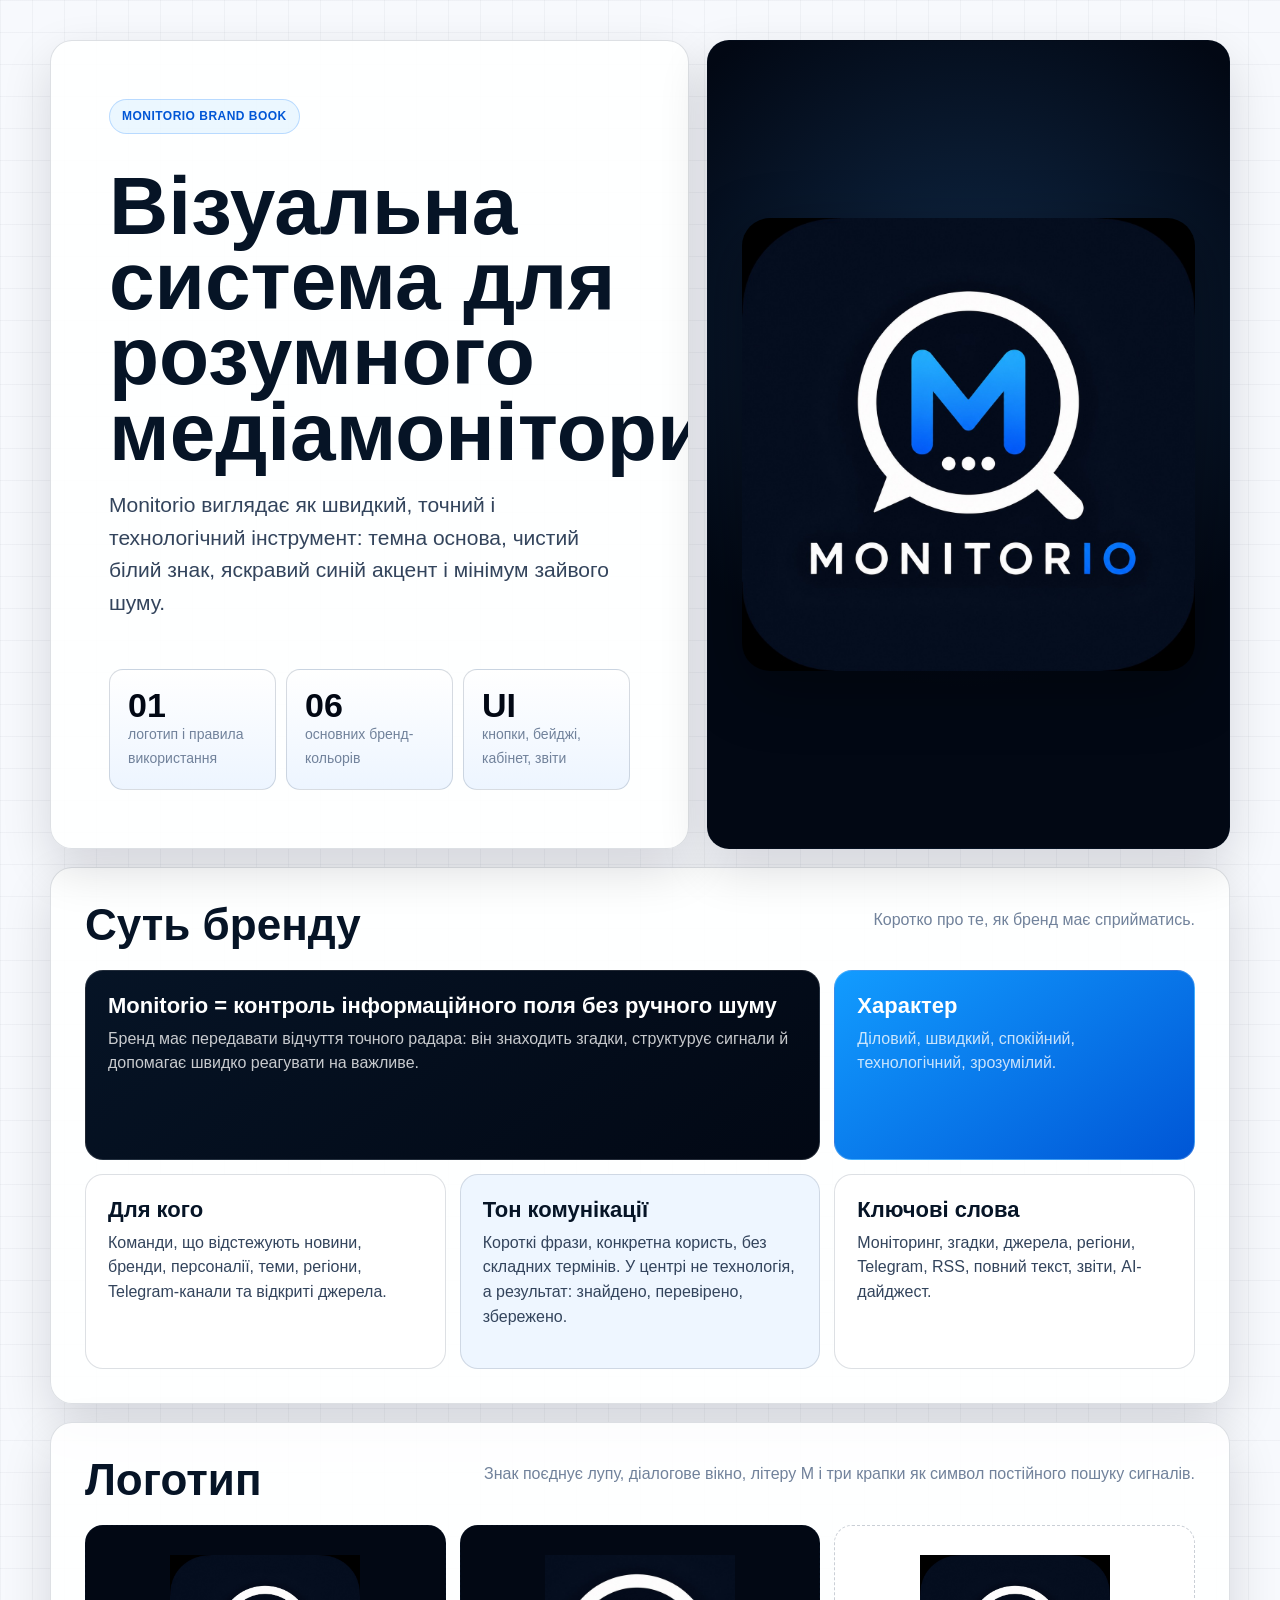
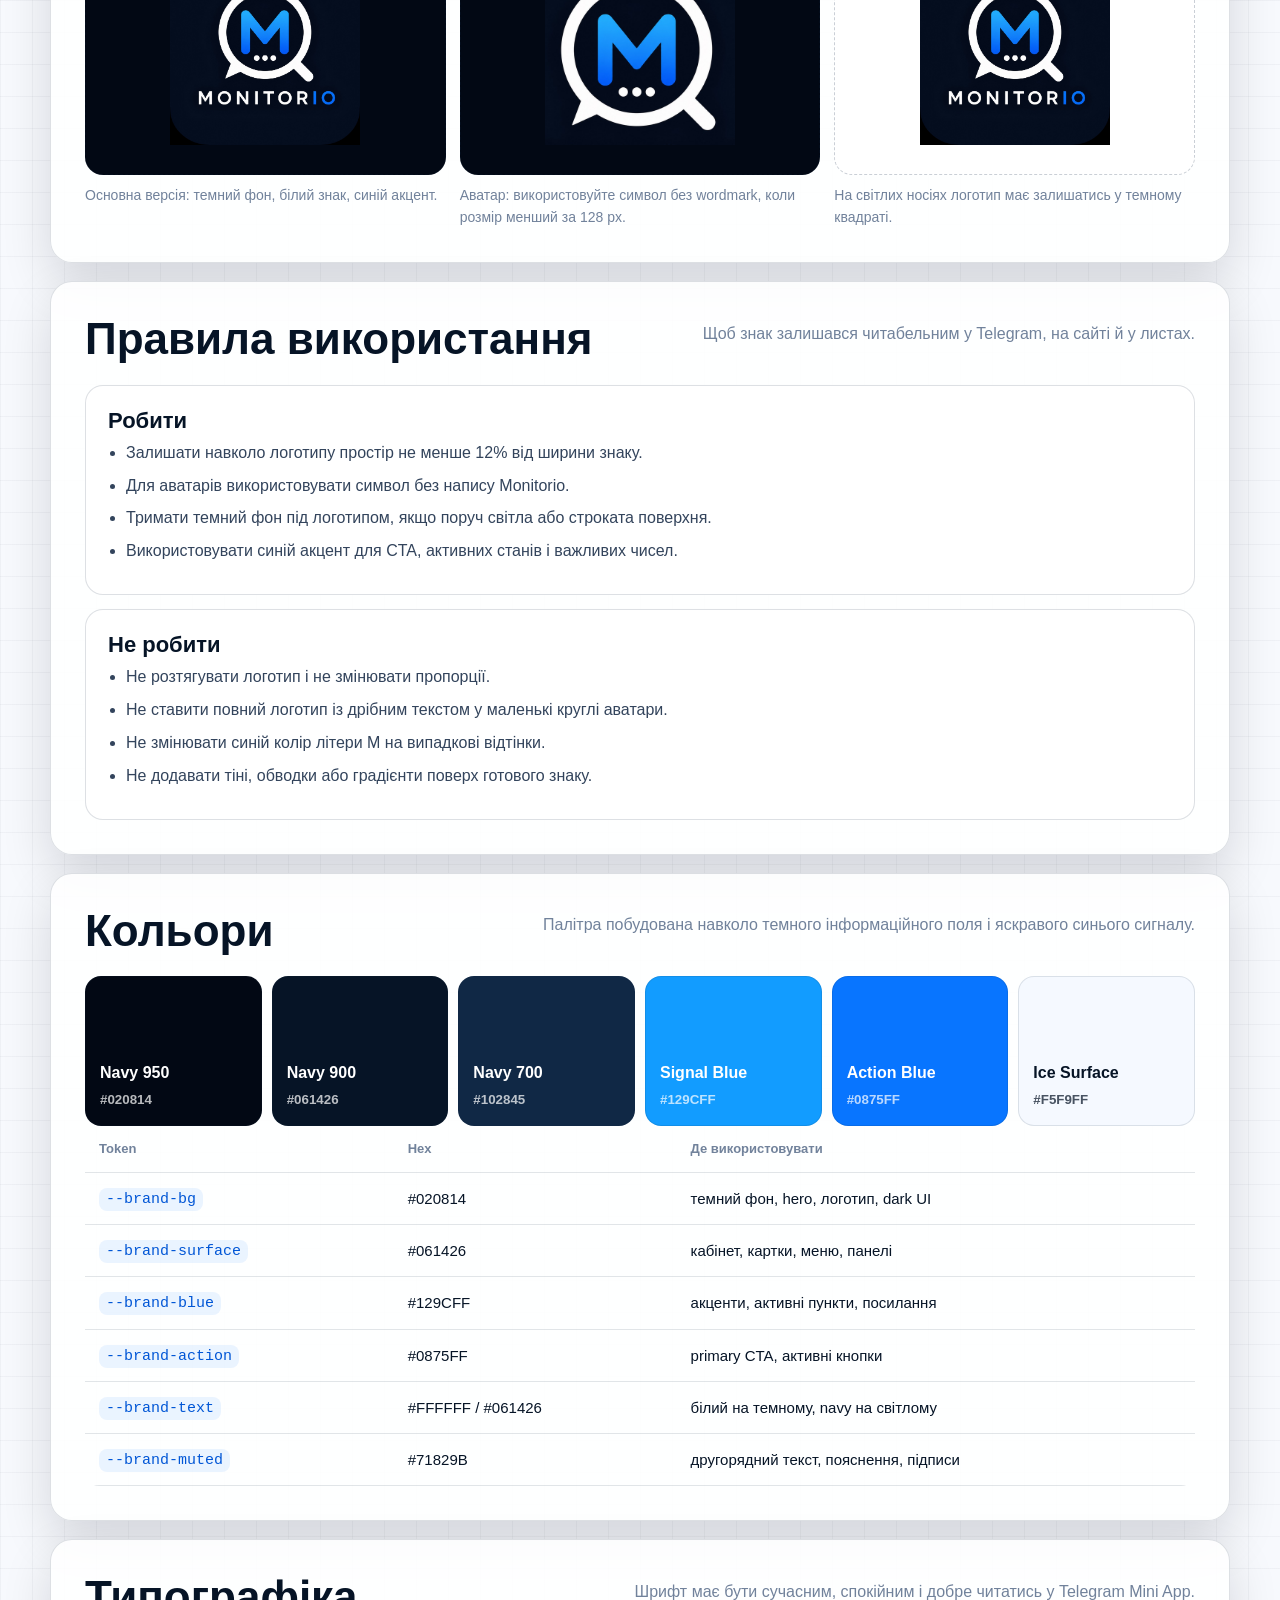
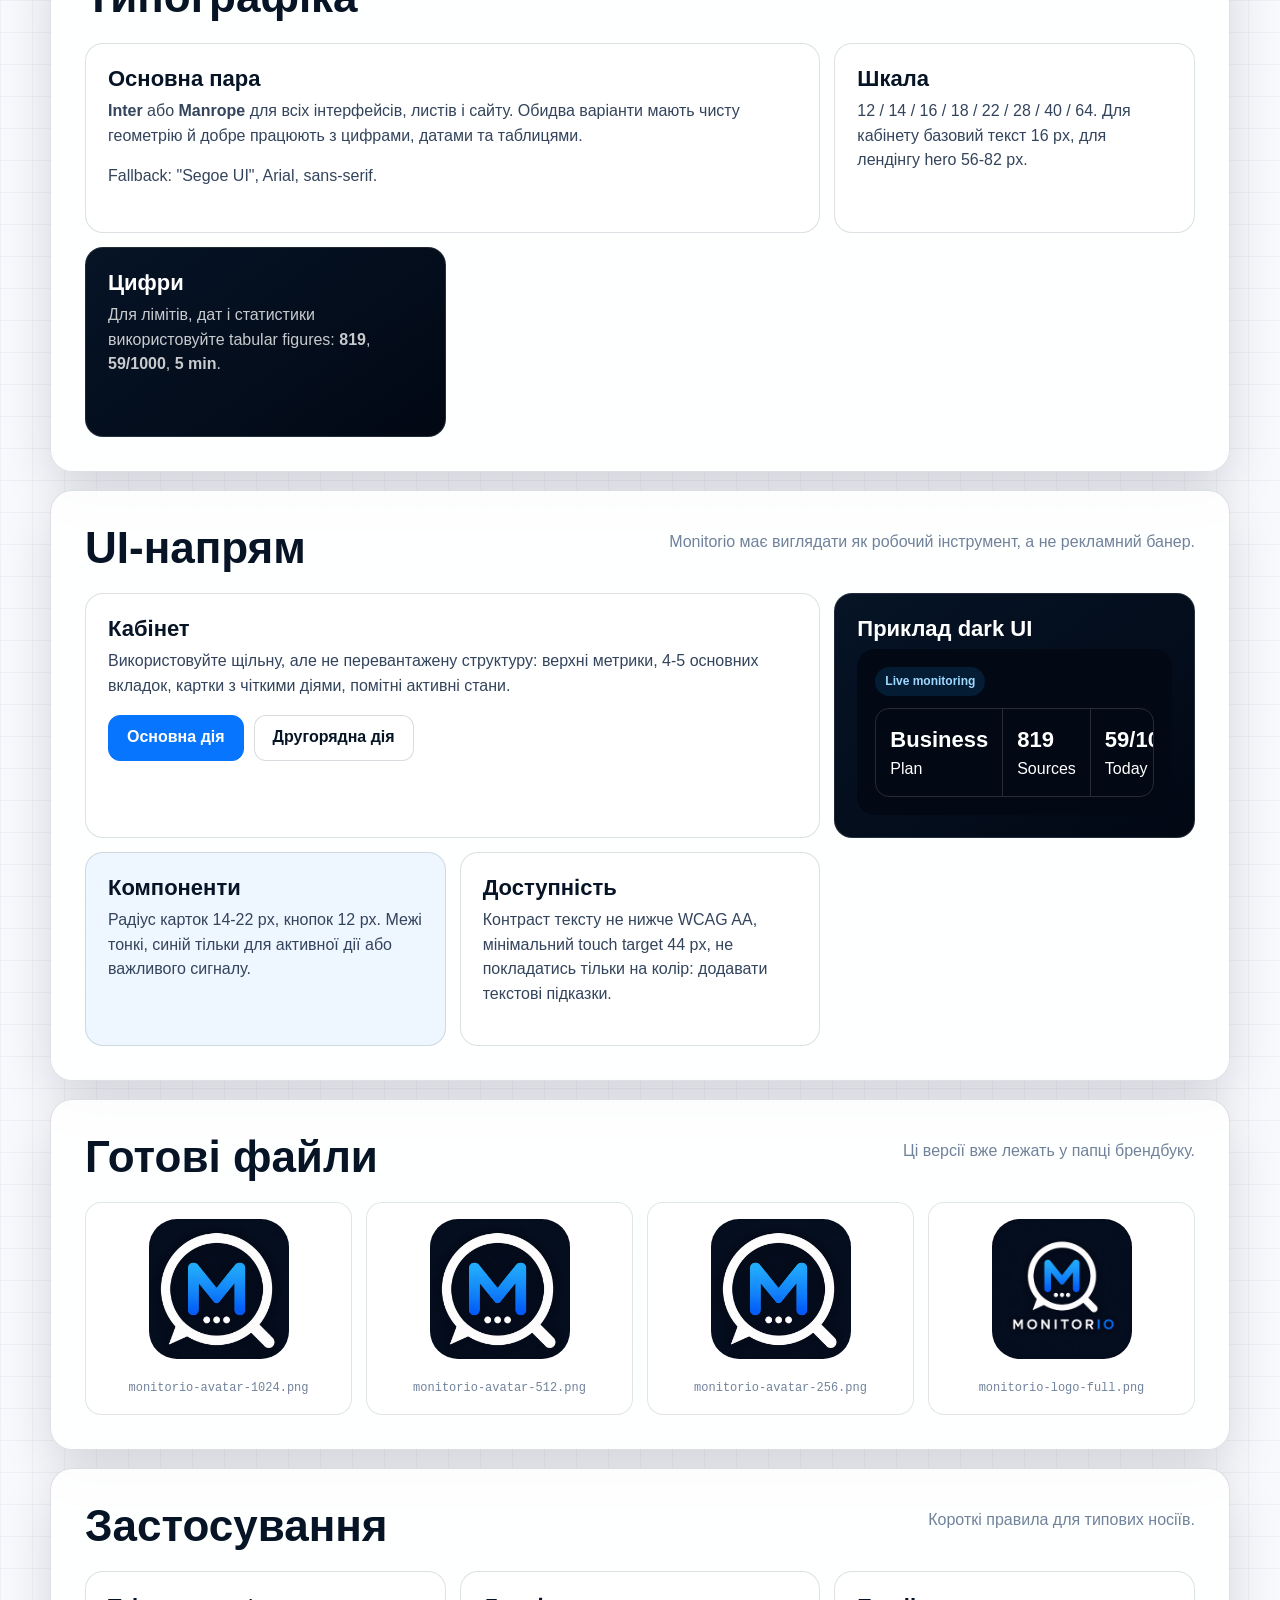
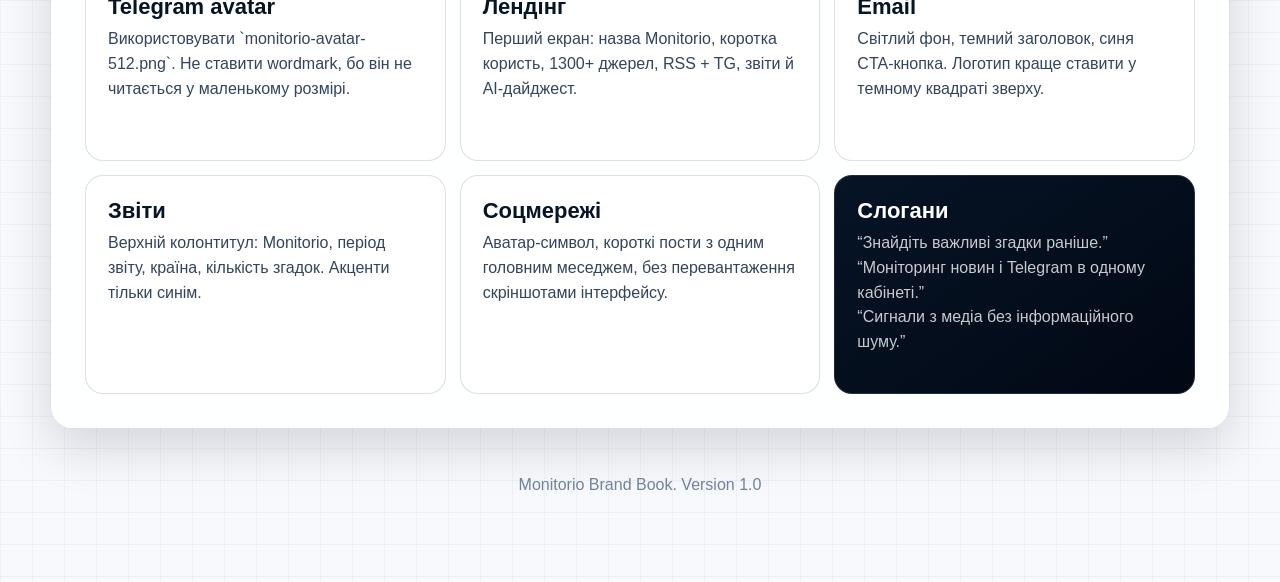
<file: brandbook/monitorio-brandbook.html>
<!doctype html>
<html lang="uk">
<head>
  <meta charset="utf-8">
  <meta name="viewport" content="width=device-width, initial-scale=1">
  <title>Monitorio Brand Book</title>
  <style>
    :root {
      --navy-950: #020814;
      --navy-900: #061426;
      --navy-800: #0b1b32;
      --navy-700: #102845;
      --blue-500: #129cff;
      --blue-600: #0875ff;
      --blue-700: #0056d6;
      --white: #ffffff;
      --ice: #f5f9ff;
      --slate-100: #e8eef8;
      --slate-300: #b8c5d8;
      --slate-500: #71829b;
      --slate-700: #33445c;
      --success: #19b87a;
      --warning: #f7b733;
      --danger: #ef4444;
      --shadow: 0 20px 50px rgba(2, 8, 20, .14);
      --radius: 22px;
      color-scheme: light;
      font-family: Inter, Manrope, "Segoe UI", Arial, sans-serif;
    }

    * { box-sizing: border-box; }
    body {
      margin: 0;
      background:
        linear-gradient(rgba(6, 20, 38, .035) 1px, transparent 1px),
        linear-gradient(90deg, rgba(6, 20, 38, .035) 1px, transparent 1px),
        #f7f9fd;
      background-size: 32px 32px;
      color: var(--navy-900);
      line-height: 1.55;
    }

    a { color: var(--blue-700); }
    .page {
      width: min(1180px, calc(100% - 32px));
      margin: 0 auto;
      padding: 40px 0 64px;
    }

    .hero {
      display: grid;
      grid-template-columns: 1.1fr .9fr;
      gap: 18px;
      align-items: stretch;
    }

    .panel {
      border: 1px solid rgba(16, 40, 69, .14);
      border-radius: var(--radius);
      background: rgba(255, 255, 255, .88);
      box-shadow: var(--shadow);
      overflow: hidden;
    }

    .hero-copy {
      padding: clamp(28px, 5vw, 58px);
      min-height: 520px;
      display: flex;
      flex-direction: column;
      justify-content: space-between;
    }

    .eyebrow {
      display: inline-flex;
      width: fit-content;
      align-items: center;
      gap: 8px;
      padding: 7px 12px;
      border: 1px solid rgba(8, 117, 255, .22);
      border-radius: 999px;
      background: rgba(18, 156, 255, .08);
      color: var(--blue-700);
      font-size: 12px;
      font-weight: 800;
      letter-spacing: .04em;
      text-transform: uppercase;
    }

    h1, h2, h3, p { margin-top: 0; }
    h1 {
      margin: 34px 0 20px;
      max-width: 780px;
      font-size: clamp(42px, 7vw, 82px);
      line-height: .92;
      letter-spacing: 0;
    }

    .lead {
      max-width: 720px;
      color: var(--slate-700);
      font-size: clamp(17px, 2vw, 21px);
    }

    .hero-grid {
      display: grid;
      grid-template-columns: repeat(3, 1fr);
      gap: 10px;
      margin-top: 28px;
    }

    .metric {
      min-height: 112px;
      padding: 18px;
      border: 1px solid rgba(16, 40, 69, .16);
      border-radius: 14px;
      background: linear-gradient(180deg, #ffffff, #edf5ff);
    }

    .metric strong {
      display: block;
      color: var(--navy-950);
      font-size: clamp(24px, 3vw, 34px);
      line-height: 1;
    }

    .metric span { color: var(--slate-500); font-size: 14px; }

    .logo-stage {
      display: grid;
      place-items: center;
      padding: 34px;
      background: radial-gradient(circle at 50% 35%, #102947 0, var(--navy-950) 62%);
    }

    .logo-stage img {
      width: min(100%, 460px);
      aspect-ratio: 1;
      object-fit: contain;
      border-radius: 28px;
      box-shadow: 0 18px 60px rgba(0, 0, 0, .35);
    }

    .section {
      margin-top: 18px;
      padding: clamp(22px, 4vw, 34px);
    }

    .section-head {
      display: flex;
      align-items: end;
      justify-content: space-between;
      gap: 18px;
      margin-bottom: 22px;
    }

    h2 {
      margin: 0;
      font-size: clamp(28px, 4vw, 44px);
      line-height: 1.05;
      letter-spacing: 0;
    }

    .muted { color: var(--slate-500); }

    .bento {
      display: grid;
      grid-template-columns: repeat(12, 1fr);
      gap: 14px;
    }

    .card {
      grid-column: span 4;
      min-height: 190px;
      padding: 22px;
      border: 1px solid rgba(16, 40, 69, .14);
      border-radius: 18px;
      background: #fff;
    }

    .card.large { grid-column: span 8; }
    .card.dark {
      background: linear-gradient(145deg, var(--navy-900), var(--navy-950));
      color: var(--white);
      border-color: rgba(255, 255, 255, .12);
    }
    .card.blue {
      background: linear-gradient(145deg, var(--blue-500), var(--blue-700));
      color: var(--white);
      border-color: rgba(255, 255, 255, .2);
    }
    .card.soft { background: #eef6ff; }

    .card h3 {
      margin-bottom: 8px;
      font-size: 22px;
      line-height: 1.15;
    }

    .card p, .card li { color: var(--slate-700); }
    .card.dark p, .card.dark li, .card.blue p, .card.blue li { color: rgba(255, 255, 255, .78); }

    .swatches {
      display: grid;
      grid-template-columns: repeat(6, 1fr);
      gap: 10px;
    }

    .swatch {
      min-height: 150px;
      padding: 14px;
      display: flex;
      flex-direction: column;
      justify-content: end;
      border-radius: 16px;
      border: 1px solid rgba(16, 40, 69, .12);
      font-weight: 800;
    }

    .swatch small {
      display: block;
      margin-top: 4px;
      color: inherit;
      opacity: .72;
      font-weight: 600;
    }

    .token-table {
      width: 100%;
      border-collapse: collapse;
      overflow: hidden;
      border-radius: 14px;
      font-size: 15px;
    }
    .token-table th, .token-table td {
      padding: 13px 14px;
      border-bottom: 1px solid rgba(16, 40, 69, .12);
      text-align: left;
    }
    .token-table th { color: var(--slate-500); font-size: 13px; }
    .token-table code {
      padding: 3px 7px;
      border-radius: 8px;
      background: rgba(8, 117, 255, .08);
      color: var(--blue-700);
    }

    .logo-rules {
      display: grid;
      grid-template-columns: repeat(3, 1fr);
      gap: 14px;
    }
    .logo-box {
      min-height: 250px;
      display: grid;
      place-items: center;
      padding: 22px;
      border-radius: 18px;
      border: 1px dashed rgba(16, 40, 69, .22);
      background: #fff;
    }
    .logo-box img { max-width: 92%; max-height: 190px; object-fit: contain; }
    .logo-box.dark { background: var(--navy-950); }
    .caption { margin-top: 10px; color: var(--slate-500); font-size: 14px; }

    .button-row { display: flex; flex-wrap: wrap; gap: 10px; }
    .btn {
      min-height: 46px;
      display: inline-flex;
      align-items: center;
      justify-content: center;
      padding: 0 18px;
      border-radius: 12px;
      border: 1px solid rgba(16, 40, 69, .16);
      font-weight: 800;
      text-decoration: none;
    }
    .btn.primary { background: var(--blue-600); color: white; border-color: var(--blue-600); }
    .btn.secondary { background: white; color: var(--navy-900); }

    .sample-ui {
      display: grid;
      gap: 12px;
      padding: 18px;
      border-radius: 18px;
      background: var(--navy-950);
      color: white;
    }
    .sample-row {
      display: grid;
      grid-template-columns: repeat(3, 1fr);
      border: 1px solid rgba(255, 255, 255, .14);
      border-radius: 14px;
      overflow: hidden;
    }
    .sample-cell { padding: 14px; border-right: 1px solid rgba(255,255,255,.14); }
    .sample-cell:last-child { border-right: 0; }
    .sample-cell strong { display: block; font-size: 22px; }
    .badge {
      display: inline-flex;
      width: fit-content;
      padding: 5px 10px;
      border-radius: 999px;
      background: rgba(18, 156, 255, .14);
      color: #9ed8ff;
      font-size: 12px;
      font-weight: 800;
    }

    .do-dont {
      display: grid;
      grid-template-columns: repeat(2, 1fr);
      gap: 14px;
    }
    .rule-list {
      margin: 0;
      padding-left: 18px;
    }
    .rule-list li { margin: 8px 0; }

    .assets {
      display: grid;
      grid-template-columns: repeat(4, 1fr);
      gap: 14px;
    }
    .asset-card {
      padding: 16px;
      border: 1px solid rgba(16, 40, 69, .12);
      border-radius: 16px;
      background: white;
      text-align: center;
    }
    .asset-card img {
      width: 100%;
      max-width: 140px;
      border-radius: 28px;
    }
    .asset-card code {
      display: block;
      margin-top: 12px;
      color: var(--slate-500);
      font-size: 12px;
      word-break: break-word;
    }

    .footer {
      margin-top: 18px;
      padding: 26px;
      color: var(--slate-500);
      text-align: center;
    }

    @media (max-width: 900px) {
      .hero { grid-template-columns: 1fr; }
      .hero-copy { min-height: auto; }
      .card, .card.large { grid-column: span 12; }
      .swatches, .assets { grid-template-columns: repeat(2, 1fr); }
      .logo-rules, .do-dont { grid-template-columns: 1fr; }
      .section-head { align-items: start; flex-direction: column; }
    }

    @media (max-width: 560px) {
      .page { width: min(100% - 20px, 1180px); padding-top: 20px; }
      .hero-grid, .sample-row { grid-template-columns: 1fr; }
      .sample-cell { border-right: 0; border-bottom: 1px solid rgba(255,255,255,.14); }
      .sample-cell:last-child { border-bottom: 0; }
      .swatches, .assets { grid-template-columns: 1fr; }
      .logo-stage { padding: 18px; }
      .section { padding: 20px; }
    }
  </style>
</head>
<body>
  <main class="page">
    <section class="hero">
      <div class="panel hero-copy">
        <div>
          <span class="eyebrow">Monitorio Brand Book</span>
          <h1>Візуальна система для розумного медіамоніторингу</h1>
          <p class="lead">Monitorio виглядає як швидкий, точний і технологічний інструмент: темна основа, чистий білий знак, яскравий синій акцент і мінімум зайвого шуму.</p>
        </div>
        <div class="hero-grid">
          <div class="metric"><strong>01</strong><span>логотип і правила використання</span></div>
          <div class="metric"><strong>06</strong><span>основних бренд-кольорів</span></div>
          <div class="metric"><strong>UI</strong><span>кнопки, бейджі, кабінет, звіти</span></div>
        </div>
      </div>
      <div class="panel logo-stage">
        <img src="assets/monitorio-logo-full.png" alt="Monitorio logo">
      </div>
    </section>

    <section class="panel section">
      <div class="section-head">
        <h2>Суть бренду</h2>
        <p class="muted">Коротко про те, як бренд має сприйматись.</p>
      </div>
      <div class="bento">
        <article class="card large dark">
          <h3>Monitorio = контроль інформаційного поля без ручного шуму</h3>
          <p>Бренд має передавати відчуття точного радара: він знаходить згадки, структурує сигнали й допомагає швидко реагувати на важливе.</p>
        </article>
        <article class="card blue">
          <h3>Характер</h3>
          <p>Діловий, швидкий, спокійний, технологічний, зрозумілий.</p>
        </article>
        <article class="card">
          <h3>Для кого</h3>
          <p>Команди, що відстежують новини, бренди, персоналії, теми, регіони, Telegram-канали та відкриті джерела.</p>
        </article>
        <article class="card soft">
          <h3>Тон комунікації</h3>
          <p>Короткі фрази, конкретна користь, без складних термінів. У центрі не технологія, а результат: знайдено, перевірено, збережено.</p>
        </article>
        <article class="card">
          <h3>Ключові слова</h3>
          <p>Моніторинг, згадки, джерела, регіони, Telegram, RSS, повний текст, звіти, AI-дайджест.</p>
        </article>
      </div>
    </section>

    <section class="panel section">
      <div class="section-head">
        <h2>Логотип</h2>
        <p class="muted">Знак поєднує лупу, діалогове вікно, літеру M і три крапки як символ постійного пошуку сигналів.</p>
      </div>
      <div class="logo-rules">
        <div>
          <div class="logo-box dark"><img src="assets/monitorio-logo-full.png" alt="Повна версія логотипу Monitorio"></div>
          <div class="caption">Основна версія: темний фон, білий знак, синій акцент.</div>
        </div>
        <div>
          <div class="logo-box dark"><img src="assets/monitorio-avatar-512.png" alt="Символ Monitorio для аватарів"></div>
          <div class="caption">Аватар: використовуйте символ без wordmark, коли розмір менший за 128 px.</div>
        </div>
        <div>
          <div class="logo-box"><img src="assets/monitorio-logo-full.png" alt="Логотип Monitorio на світлому фоні"></div>
          <div class="caption">На світлих носіях логотип має залишатись у темному квадраті.</div>
        </div>
      </div>
    </section>

    <section class="panel section">
      <div class="section-head">
        <h2>Правила використання</h2>
        <p class="muted">Щоб знак залишався читабельним у Telegram, на сайті й у листах.</p>
      </div>
      <div class="do-dont">
        <article class="card">
          <h3>Робити</h3>
          <ul class="rule-list">
            <li>Залишати навколо логотипу простір не менше 12% від ширини знаку.</li>
            <li>Для аватарів використовувати символ без напису Monitorio.</li>
            <li>Тримати темний фон під логотипом, якщо поруч світла або строката поверхня.</li>
            <li>Використовувати синій акцент для CTA, активних станів і важливих чисел.</li>
          </ul>
        </article>
        <article class="card">
          <h3>Не робити</h3>
          <ul class="rule-list">
            <li>Не розтягувати логотип і не змінювати пропорції.</li>
            <li>Не ставити повний логотип із дрібним текстом у маленькі круглі аватари.</li>
            <li>Не змінювати синій колір літери M на випадкові відтінки.</li>
            <li>Не додавати тіні, обводки або градієнти поверх готового знаку.</li>
          </ul>
        </article>
      </div>
    </section>

    <section class="panel section">
      <div class="section-head">
        <h2>Кольори</h2>
        <p class="muted">Палітра побудована навколо темного інформаційного поля і яскравого синього сигналу.</p>
      </div>
      <div class="swatches">
        <div class="swatch" style="background:#020814;color:white">Navy 950<small>#020814</small></div>
        <div class="swatch" style="background:#061426;color:white">Navy 900<small>#061426</small></div>
        <div class="swatch" style="background:#102845;color:white">Navy 700<small>#102845</small></div>
        <div class="swatch" style="background:#129cff;color:white">Signal Blue<small>#129CFF</small></div>
        <div class="swatch" style="background:#0875ff;color:white">Action Blue<small>#0875FF</small></div>
        <div class="swatch" style="background:#f5f9ff;color:#061426">Ice Surface<small>#F5F9FF</small></div>
      </div>
      <table class="token-table" aria-label="Monitorio color tokens">
        <thead><tr><th>Token</th><th>Hex</th><th>Де використовувати</th></tr></thead>
        <tbody>
          <tr><td><code>--brand-bg</code></td><td>#020814</td><td>темний фон, hero, логотип, dark UI</td></tr>
          <tr><td><code>--brand-surface</code></td><td>#061426</td><td>кабінет, картки, меню, панелі</td></tr>
          <tr><td><code>--brand-blue</code></td><td>#129CFF</td><td>акценти, активні пункти, посилання</td></tr>
          <tr><td><code>--brand-action</code></td><td>#0875FF</td><td>primary CTA, активні кнопки</td></tr>
          <tr><td><code>--brand-text</code></td><td>#FFFFFF / #061426</td><td>білий на темному, navy на світлому</td></tr>
          <tr><td><code>--brand-muted</code></td><td>#71829B</td><td>другорядний текст, пояснення, підписи</td></tr>
        </tbody>
      </table>
    </section>

    <section class="panel section">
      <div class="section-head">
        <h2>Типографіка</h2>
        <p class="muted">Шрифт має бути сучасним, спокійним і добре читатись у Telegram Mini App.</p>
      </div>
      <div class="bento">
        <article class="card large">
          <h3>Основна пара</h3>
          <p><strong>Inter</strong> або <strong>Manrope</strong> для всіх інтерфейсів, листів і сайту. Обидва варіанти мають чисту геометрію й добре працюють з цифрами, датами та таблицями.</p>
          <p class="muted">Fallback: "Segoe UI", Arial, sans-serif.</p>
        </article>
        <article class="card">
          <h3>Шкала</h3>
          <p>12 / 14 / 16 / 18 / 22 / 28 / 40 / 64. Для кабінету базовий текст 16 px, для лендінгу hero 56-82 px.</p>
        </article>
        <article class="card dark">
          <h3>Цифри</h3>
          <p>Для лімітів, дат і статистики використовуйте tabular figures: <strong>819</strong>, <strong>59/1000</strong>, <strong>5 min</strong>.</p>
        </article>
      </div>
    </section>

    <section class="panel section">
      <div class="section-head">
        <h2>UI-напрям</h2>
        <p class="muted">Monitorio має виглядати як робочий інструмент, а не рекламний банер.</p>
      </div>
      <div class="bento">
        <article class="card large">
          <h3>Кабінет</h3>
          <p>Використовуйте щільну, але не перевантажену структуру: верхні метрики, 4-5 основних вкладок, картки з чіткими діями, помітні активні стани.</p>
          <div class="button-row">
            <a class="btn primary" href="#">Основна дія</a>
            <a class="btn secondary" href="#">Другорядна дія</a>
          </div>
        </article>
        <article class="card dark">
          <h3>Приклад dark UI</h3>
          <div class="sample-ui">
            <span class="badge">Live monitoring</span>
            <div class="sample-row">
              <div class="sample-cell"><strong>Business</strong><span>Plan</span></div>
              <div class="sample-cell"><strong>819</strong><span>Sources</span></div>
              <div class="sample-cell"><strong>59/1000</strong><span>Today</span></div>
            </div>
          </div>
        </article>
        <article class="card soft">
          <h3>Компоненти</h3>
          <p>Радіус карток 14-22 px, кнопок 12 px. Межі тонкі, синій тільки для активної дії або важливого сигналу.</p>
        </article>
        <article class="card">
          <h3>Доступність</h3>
          <p>Контраст тексту не нижче WCAG AA, мінімальний touch target 44 px, не покладатись тільки на колір: додавати текстові підказки.</p>
        </article>
      </div>
    </section>

    <section class="panel section">
      <div class="section-head">
        <h2>Готові файли</h2>
        <p class="muted">Ці версії вже лежать у папці брендбуку.</p>
      </div>
      <div class="assets">
        <div class="asset-card"><img src="assets/monitorio-avatar-1024.png" alt="Monitorio avatar 1024"><code>monitorio-avatar-1024.png</code></div>
        <div class="asset-card"><img src="assets/monitorio-avatar-512.png" alt="Monitorio avatar 512"><code>monitorio-avatar-512.png</code></div>
        <div class="asset-card"><img src="assets/monitorio-avatar-256.png" alt="Monitorio avatar 256"><code>monitorio-avatar-256.png</code></div>
        <div class="asset-card"><img src="assets/monitorio-logo-full.png" alt="Monitorio full logo"><code>monitorio-logo-full.png</code></div>
      </div>
    </section>

    <section class="panel section">
      <div class="section-head">
        <h2>Застосування</h2>
        <p class="muted">Короткі правила для типових носіїв.</p>
      </div>
      <div class="bento">
        <article class="card">
          <h3>Telegram avatar</h3>
          <p>Використовувати `monitorio-avatar-512.png`. Не ставити wordmark, бо він не читається у маленькому розмірі.</p>
        </article>
        <article class="card">
          <h3>Лендінг</h3>
          <p>Перший екран: назва Monitorio, коротка користь, 1300+ джерел, RSS + TG, звіти й AI-дайджест.</p>
        </article>
        <article class="card">
          <h3>Email</h3>
          <p>Світлий фон, темний заголовок, синя CTA-кнопка. Логотип краще ставити у темному квадраті зверху.</p>
        </article>
        <article class="card">
          <h3>Звіти</h3>
          <p>Верхній колонтитул: Monitorio, період звіту, країна, кількість згадок. Акценти тільки синім.</p>
        </article>
        <article class="card">
          <h3>Соцмережі</h3>
          <p>Аватар-символ, короткі пости з одним головним меседжем, без перевантаження скріншотами інтерфейсу.</p>
        </article>
        <article class="card dark">
          <h3>Слогани</h3>
          <p>“Знайдіть важливі згадки раніше.”<br>“Моніторинг новин і Telegram в одному кабінеті.”<br>“Сигнали з медіа без інформаційного шуму.”</p>
        </article>
      </div>
    </section>

    <div class="footer">
      Monitorio Brand Book. Version 1.0
    </div>
  </main>
</body>
</html>
</file>
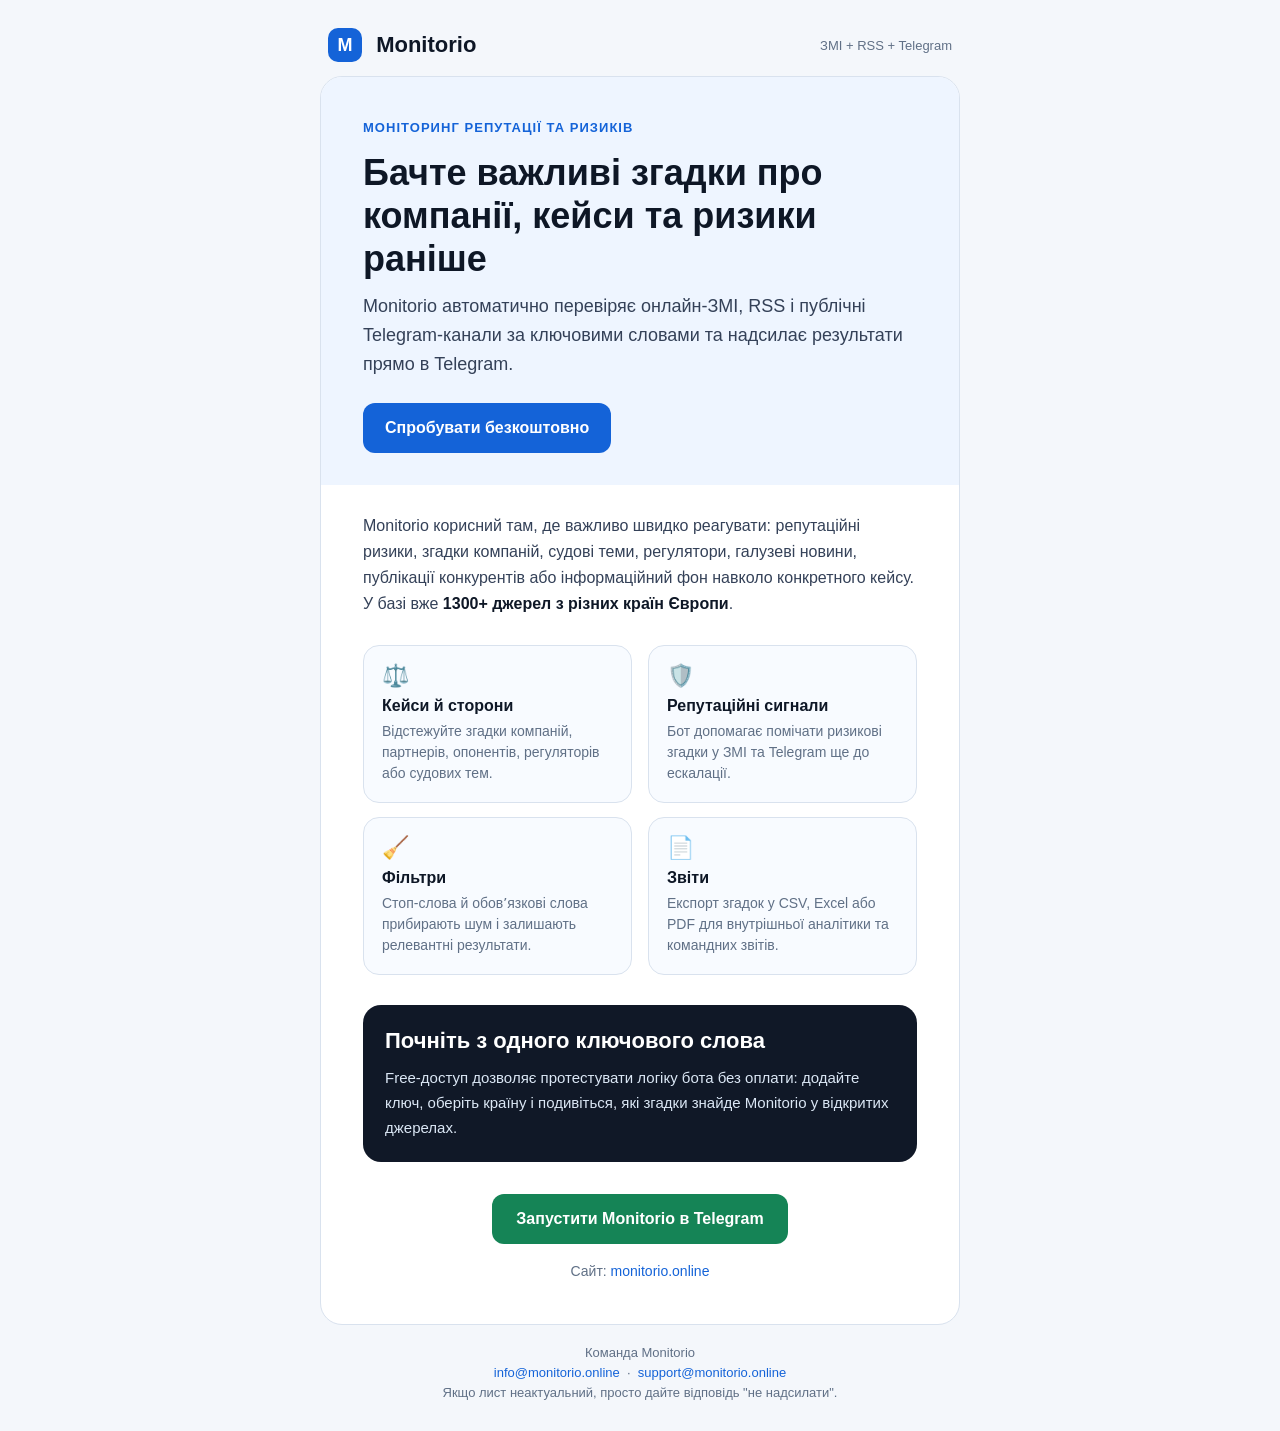
<file: promo_email/monitorio_legal_outreach_uk.html>
<!doctype html>
<html lang="uk">
<head>
  <meta charset="utf-8">
  <meta name="viewport" content="width=device-width, initial-scale=1">
  <title>Monitorio - моніторинг згадок і репутаційних ризиків</title>
  <style>
    @media only screen and (max-width:640px){
      body{margin:0!important;padding:0!important}
      .outer{padding:10px!important}
      .container{width:100%!important;max-width:100%!important}
      .px{padding-left:18px!important;padding-right:18px!important}
      .hero{padding-top:28px!important;padding-bottom:26px!important}
      .h1{font-size:28px!important;line-height:34px!important}
      .lead{font-size:16px!important;line-height:25px!important}
      .cta{display:block!important;text-align:center!important}
      .stack{display:block!important;width:100%!important;padding:0 0 12px 0!important}
      .hide-mobile{display:none!important}
    }
  </style>
</head>
<body style="margin:0;padding:0;background:#f4f7fb;color:#0e1726;font-family:Arial,Helvetica,sans-serif;">
  <div style="display:none;max-height:0;overflow:hidden;opacity:0;color:transparent;">
    Monitorio допомагає відстежувати згадки, кейси, компанії та репутаційні ризики у медіа.
  </div>
  <table role="presentation" width="100%" cellspacing="0" cellpadding="0" style="background:#f4f7fb;">
    <tr>
      <td class="outer" align="center" style="padding:28px 12px;">
        <table role="presentation" class="container" width="640" cellspacing="0" cellpadding="0" style="width:640px;max-width:640px;">
          <tr>
            <td style="padding:0 8px 14px 8px;">
              <table role="presentation" width="100%" cellspacing="0" cellpadding="0">
                <tr>
                  <td style="font-size:22px;line-height:28px;font-weight:800;color:#0e1726;">
                    <span style="display:inline-block;width:34px;height:34px;border-radius:10px;background:#1463d8;color:#ffffff;text-align:center;line-height:34px;font-size:18px;vertical-align:middle;">M</span>
                    <span style="vertical-align:middle;padding-left:8px;">Monitorio</span>
                  </td>
                  <td class="hide-mobile" align="right" style="font-size:13px;color:#607086;">ЗМІ + RSS + Telegram</td>
                </tr>
              </table>
            </td>
          </tr>
          <tr>
            <td style="background:#ffffff;border:1px solid #d9e2ee;border-radius:22px;overflow:hidden;">
              <table role="presentation" width="100%" cellspacing="0" cellpadding="0">
                <tr>
                  <td class="px hero" style="padding:42px 42px 32px 42px;background:#eef5ff;">
                    <div style="font-size:13px;line-height:18px;color:#1463d8;font-weight:800;text-transform:uppercase;letter-spacing:.08em;">Моніторинг репутації та ризиків</div>
                    <h1 class="h1" style="margin:14px 0 12px 0;font-size:36px;line-height:43px;color:#0e1726;font-weight:900;">Бачте важливі згадки про компанії, кейси та ризики раніше</h1>
                    <p class="lead" style="margin:0;font-size:18px;line-height:29px;color:#344158;">Monitorio автоматично перевіряє онлайн-ЗМІ, RSS і публічні Telegram-канали за ключовими словами та надсилає результати прямо в Telegram.</p>
                    <table role="presentation" cellspacing="0" cellpadding="0" style="margin-top:24px;">
                      <tr>
                        <td><a class="cta" href="https://t.me/Monitori0bot" target="_blank" style="display:inline-block;background:#1463d8;color:#ffffff;text-decoration:none;font-size:16px;line-height:20px;font-weight:800;padding:15px 22px;border-radius:12px;">Спробувати безкоштовно</a></td>
                      </tr>
                    </table>
                  </td>
                </tr>
                <tr>
                  <td class="px" style="padding:28px 42px 6px 42px;">
                    <p style="margin:0;font-size:16px;line-height:26px;color:#344158;">Monitorio корисний там, де важливо швидко реагувати: репутаційні ризики, згадки компаній, судові теми, регулятори, галузеві новини, публікації конкурентів або інформаційний фон навколо конкретного кейсу. У базі вже <strong style="color:#0e1726;">1300+ джерел з різних країн Європи</strong>.</p>
                  </td>
                </tr>
                <tr>
                  <td class="px" style="padding:22px 42px 8px 42px;">
                    <table role="presentation" width="100%" cellspacing="0" cellpadding="0">
                      <tr>
                        <td class="stack" width="50%" valign="top" style="padding-right:8px;">
                          <div style="border:1px solid #d9e2ee;border-radius:16px;padding:18px;background:#f8fbff;">
                            <div style="font-size:22px;line-height:24px;">⚖️</div>
                            <div style="margin-top:9px;font-size:16px;font-weight:800;color:#0e1726;">Кейси й сторони</div>
                            <p style="margin:6px 0 0 0;font-size:14px;line-height:21px;color:#607086;">Відстежуйте згадки компаній, партнерів, опонентів, регуляторів або судових тем.</p>
                          </div>
                        </td>
                        <td class="stack" width="50%" valign="top" style="padding-left:8px;">
                          <div style="border:1px solid #d9e2ee;border-radius:16px;padding:18px;background:#f8fbff;">
                            <div style="font-size:22px;line-height:24px;">🛡️</div>
                            <div style="margin-top:9px;font-size:16px;font-weight:800;color:#0e1726;">Репутаційні сигнали</div>
                            <p style="margin:6px 0 0 0;font-size:14px;line-height:21px;color:#607086;">Бот допомагає помічати ризикові згадки у ЗМІ та Telegram ще до ескалації.</p>
                          </div>
                        </td>
                      </tr>
                      <tr>
                        <td class="stack" width="50%" valign="top" style="padding:14px 8px 0 0;">
                          <div style="border:1px solid #d9e2ee;border-radius:16px;padding:18px;background:#f8fbff;">
                            <div style="font-size:22px;line-height:24px;">🧹</div>
                            <div style="margin-top:9px;font-size:16px;font-weight:800;color:#0e1726;">Фільтри</div>
                            <p style="margin:6px 0 0 0;font-size:14px;line-height:21px;color:#607086;">Стоп-слова й обовʼязкові слова прибирають шум і залишають релевантні результати.</p>
                          </div>
                        </td>
                        <td class="stack" width="50%" valign="top" style="padding:14px 0 0 8px;">
                          <div style="border:1px solid #d9e2ee;border-radius:16px;padding:18px;background:#f8fbff;">
                            <div style="font-size:22px;line-height:24px;">📄</div>
                            <div style="margin-top:9px;font-size:16px;font-weight:800;color:#0e1726;">Звіти</div>
                            <p style="margin:6px 0 0 0;font-size:14px;line-height:21px;color:#607086;">Експорт згадок у CSV, Excel або PDF для внутрішньої аналітики та командних звітів.</p>
                          </div>
                        </td>
                      </tr>
                    </table>
                  </td>
                </tr>
                <tr>
                  <td class="px" style="padding:22px 42px 6px 42px;">
                    <div style="background:#101827;border-radius:18px;padding:22px;">
                      <h2 style="margin:0 0 10px 0;color:#ffffff;font-size:22px;line-height:28px;">Почніть з одного ключового слова</h2>
                      <p style="margin:0;color:#dbe7f5;font-size:15px;line-height:25px;">Free-доступ дозволяє протестувати логіку бота без оплати: додайте ключ, оберіть країну і подивіться, які згадки знайде Monitorio у відкритих джерелах.</p>
                    </div>
                  </td>
                </tr>
                <tr>
                  <td class="px" align="center" style="padding:26px 42px 42px 42px;">
                    <a class="cta" href="https://t.me/Monitori0bot" target="_blank" style="display:inline-block;background:#158456;color:#ffffff;text-decoration:none;font-size:16px;line-height:20px;font-weight:800;padding:15px 24px;border-radius:12px;">Запустити Monitorio в Telegram</a>
                    <p style="margin:16px 0 0 0;font-size:14px;line-height:22px;color:#607086;">Сайт: <a href="https://monitorio.online" target="_blank" style="color:#1463d8;text-decoration:none;">monitorio.online</a></p>
                  </td>
                </tr>
              </table>
            </td>
          </tr>
          <tr>
            <td align="center" style="padding:18px 8px 0 8px;color:#607086;font-size:13px;line-height:20px;">
              Команда Monitorio<br>
              <a href="mailto:info@monitorio.online" style="color:#1463d8;text-decoration:none;">info@monitorio.online</a>
              &nbsp;·&nbsp;
              <a href="mailto:support@monitorio.online" style="color:#1463d8;text-decoration:none;">support@monitorio.online</a><br>
              Якщо лист неактуальний, просто дайте відповідь "не надсилати".
            </td>
          </tr>
        </table>
      </td>
    </tr>
  </table>
</body>
</html>
</file>
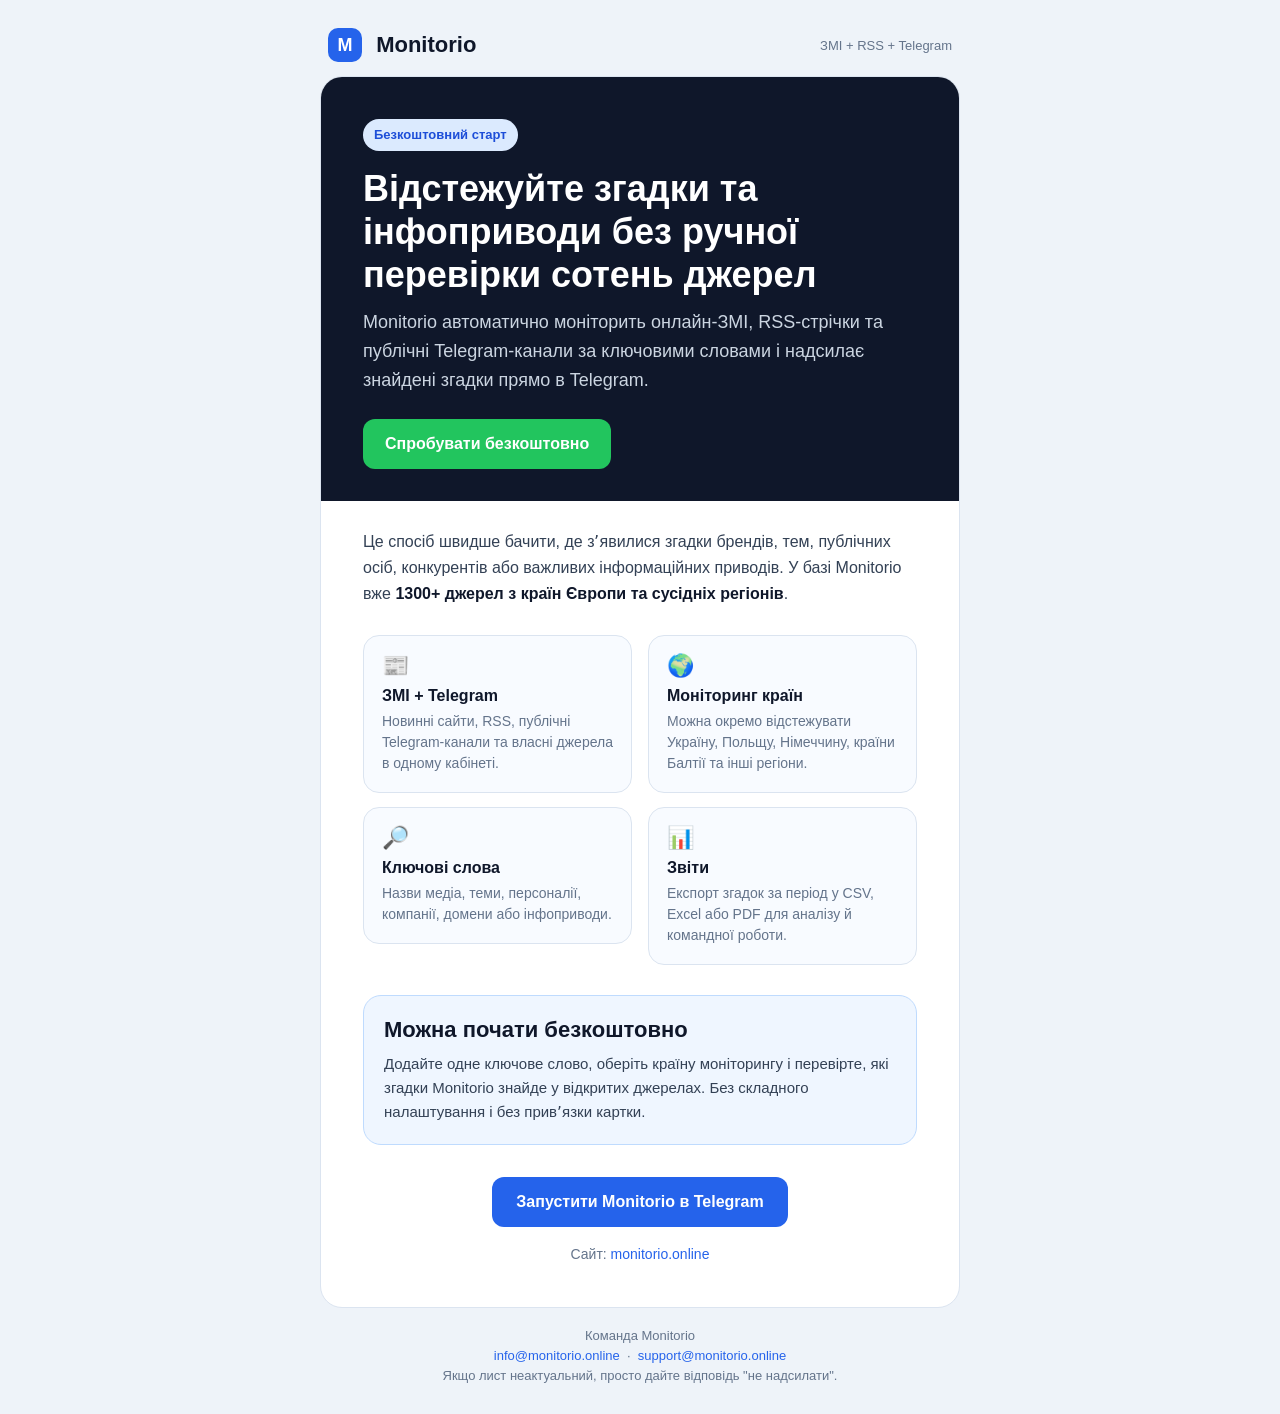
<file: promo_email/monitorio_media_outreach_uk.html>
<!doctype html>
<html lang="uk">
<head>
  <meta charset="utf-8">
  <meta name="viewport" content="width=device-width, initial-scale=1">
  <title>Monitorio - моніторинг згадок у ЗМІ та Telegram</title>
  <style>
    @media only screen and (max-width:640px){
      body{margin:0!important;padding:0!important}
      .outer{padding:10px!important}
      .container{width:100%!important;max-width:100%!important}
      .px{padding-left:18px!important;padding-right:18px!important}
      .hero{padding-top:28px!important;padding-bottom:26px!important}
      .h1{font-size:28px!important;line-height:34px!important}
      .lead{font-size:16px!important;line-height:25px!important}
      .cta{display:block!important;text-align:center!important}
      .stack{display:block!important;width:100%!important;padding:0 0 12px 0!important}
      .hide-mobile{display:none!important}
    }
  </style>
</head>
<body style="margin:0;padding:0;background:#eef3f9;color:#0f172a;font-family:Arial,Helvetica,sans-serif;">
  <div style="display:none;max-height:0;overflow:hidden;opacity:0;color:transparent;">
    Monitorio допомагає швидко знаходити важливі згадки у ЗМІ, RSS та Telegram.
  </div>
  <table role="presentation" width="100%" cellspacing="0" cellpadding="0" style="background:#eef3f9;">
    <tr>
      <td class="outer" align="center" style="padding:28px 12px;">
        <table role="presentation" class="container" width="640" cellspacing="0" cellpadding="0" style="width:640px;max-width:640px;">
          <tr>
            <td style="padding:0 8px 14px 8px;">
              <table role="presentation" width="100%" cellspacing="0" cellpadding="0">
                <tr>
                  <td style="font-size:22px;line-height:28px;font-weight:800;color:#0f172a;">
                    <span style="display:inline-block;width:34px;height:34px;border-radius:10px;background:#2563eb;color:#fff;text-align:center;line-height:34px;font-size:18px;vertical-align:middle;">M</span>
                    <span style="vertical-align:middle;padding-left:8px;">Monitorio</span>
                  </td>
                  <td class="hide-mobile" align="right" style="font-size:13px;color:#64748b;">ЗМІ + RSS + Telegram</td>
                </tr>
              </table>
            </td>
          </tr>
          <tr>
            <td style="background:#ffffff;border:1px solid #dbe4f0;border-radius:22px;overflow:hidden;">
              <table role="presentation" width="100%" cellspacing="0" cellpadding="0">
                <tr>
                  <td class="px hero" style="padding:42px 42px 32px 42px;background:#0f172a;">
                    <div style="display:inline-block;padding:7px 11px;border-radius:999px;background:#dbeafe;color:#1d4ed8;font-size:13px;line-height:18px;font-weight:800;">Безкоштовний старт</div>
                    <h1 class="h1" style="margin:16px 0 12px 0;font-size:36px;line-height:43px;color:#ffffff;font-weight:900;">Відстежуйте згадки та інфоприводи без ручної перевірки сотень джерел</h1>
                    <p class="lead" style="margin:0;font-size:18px;line-height:29px;color:#cbd5e1;">Monitorio автоматично моніторить онлайн-ЗМІ, RSS-стрічки та публічні Telegram-канали за ключовими словами і надсилає знайдені згадки прямо в Telegram.</p>
                    <table role="presentation" cellspacing="0" cellpadding="0" style="margin-top:24px;">
                      <tr>
                        <td><a class="cta" href="https://t.me/Monitori0bot" target="_blank" style="display:inline-block;background:#22c55e;color:#ffffff;text-decoration:none;font-size:16px;line-height:20px;font-weight:800;padding:15px 22px;border-radius:12px;">Спробувати безкоштовно</a></td>
                      </tr>
                    </table>
                  </td>
                </tr>
                <tr>
                  <td class="px" style="padding:28px 42px 6px 42px;">
                    <p style="margin:0;font-size:16px;line-height:26px;color:#334155;">Це спосіб швидше бачити, де зʼявилися згадки брендів, тем, публічних осіб, конкурентів або важливих інформаційних приводів. У базі Monitorio вже <strong style="color:#0f172a;">1300+ джерел з країн Європи та сусідніх регіонів</strong>.</p>
                  </td>
                </tr>
                <tr>
                  <td class="px" style="padding:22px 42px 8px 42px;">
                    <table role="presentation" width="100%" cellspacing="0" cellpadding="0">
                      <tr>
                        <td class="stack" width="50%" valign="top" style="padding-right:8px;">
                          <div style="border:1px solid #dbe4f0;border-radius:16px;padding:18px;background:#f8fbff;">
                            <div style="font-size:22px;line-height:24px;">📰</div>
                            <div style="margin-top:9px;font-size:16px;font-weight:800;color:#0f172a;">ЗМІ + Telegram</div>
                            <p style="margin:6px 0 0 0;font-size:14px;line-height:21px;color:#64748b;">Новинні сайти, RSS, публічні Telegram-канали та власні джерела в одному кабінеті.</p>
                          </div>
                        </td>
                        <td class="stack" width="50%" valign="top" style="padding-left:8px;">
                          <div style="border:1px solid #dbe4f0;border-radius:16px;padding:18px;background:#f8fbff;">
                            <div style="font-size:22px;line-height:24px;">🌍</div>
                            <div style="margin-top:9px;font-size:16px;font-weight:800;color:#0f172a;">Моніторинг країн</div>
                            <p style="margin:6px 0 0 0;font-size:14px;line-height:21px;color:#64748b;">Можна окремо відстежувати Україну, Польщу, Німеччину, країни Балтії та інші регіони.</p>
                          </div>
                        </td>
                      </tr>
                      <tr>
                        <td class="stack" width="50%" valign="top" style="padding:14px 8px 0 0;">
                          <div style="border:1px solid #dbe4f0;border-radius:16px;padding:18px;background:#f8fbff;">
                            <div style="font-size:22px;line-height:24px;">🔎</div>
                            <div style="margin-top:9px;font-size:16px;font-weight:800;color:#0f172a;">Ключові слова</div>
                            <p style="margin:6px 0 0 0;font-size:14px;line-height:21px;color:#64748b;">Назви медіа, теми, персоналії, компанії, домени або інфоприводи.</p>
                          </div>
                        </td>
                        <td class="stack" width="50%" valign="top" style="padding:14px 0 0 8px;">
                          <div style="border:1px solid #dbe4f0;border-radius:16px;padding:18px;background:#f8fbff;">
                            <div style="font-size:22px;line-height:24px;">📊</div>
                            <div style="margin-top:9px;font-size:16px;font-weight:800;color:#0f172a;">Звіти</div>
                            <p style="margin:6px 0 0 0;font-size:14px;line-height:21px;color:#64748b;">Експорт згадок за період у CSV, Excel або PDF для аналізу й командної роботи.</p>
                          </div>
                        </td>
                      </tr>
                    </table>
                  </td>
                </tr>
                <tr>
                  <td class="px" style="padding:22px 42px 6px 42px;">
                    <div style="background:#eff6ff;border:1px solid #bfdbfe;border-radius:18px;padding:20px;">
                      <h2 style="margin:0 0 8px 0;color:#0f172a;font-size:22px;line-height:28px;">Можна почати безкоштовно</h2>
                      <p style="margin:0;color:#334155;font-size:15px;line-height:24px;">Додайте одне ключове слово, оберіть країну моніторингу і перевірте, які згадки Monitorio знайде у відкритих джерелах. Без складного налаштування і без привʼязки картки.</p>
                    </div>
                  </td>
                </tr>
                <tr>
                  <td class="px" align="center" style="padding:26px 42px 42px 42px;">
                    <a class="cta" href="https://t.me/Monitori0bot" target="_blank" style="display:inline-block;background:#2563eb;color:#ffffff;text-decoration:none;font-size:16px;line-height:20px;font-weight:800;padding:15px 24px;border-radius:12px;">Запустити Monitorio в Telegram</a>
                    <p style="margin:16px 0 0 0;font-size:14px;line-height:22px;color:#64748b;">Сайт: <a href="https://monitorio.online" target="_blank" style="color:#2563eb;text-decoration:none;">monitorio.online</a></p>
                  </td>
                </tr>
              </table>
            </td>
          </tr>
          <tr>
            <td align="center" style="padding:18px 8px 0 8px;color:#64748b;font-size:13px;line-height:20px;">
              Команда Monitorio<br>
              <a href="mailto:info@monitorio.online" style="color:#2563eb;text-decoration:none;">info@monitorio.online</a>
              &nbsp;·&nbsp;
              <a href="mailto:support@monitorio.online" style="color:#2563eb;text-decoration:none;">support@monitorio.online</a><br>
              Якщо лист неактуальний, просто дайте відповідь "не надсилати".
            </td>
          </tr>
        </table>
      </td>
    </tr>
  </table>
</body>
</html>
</file>
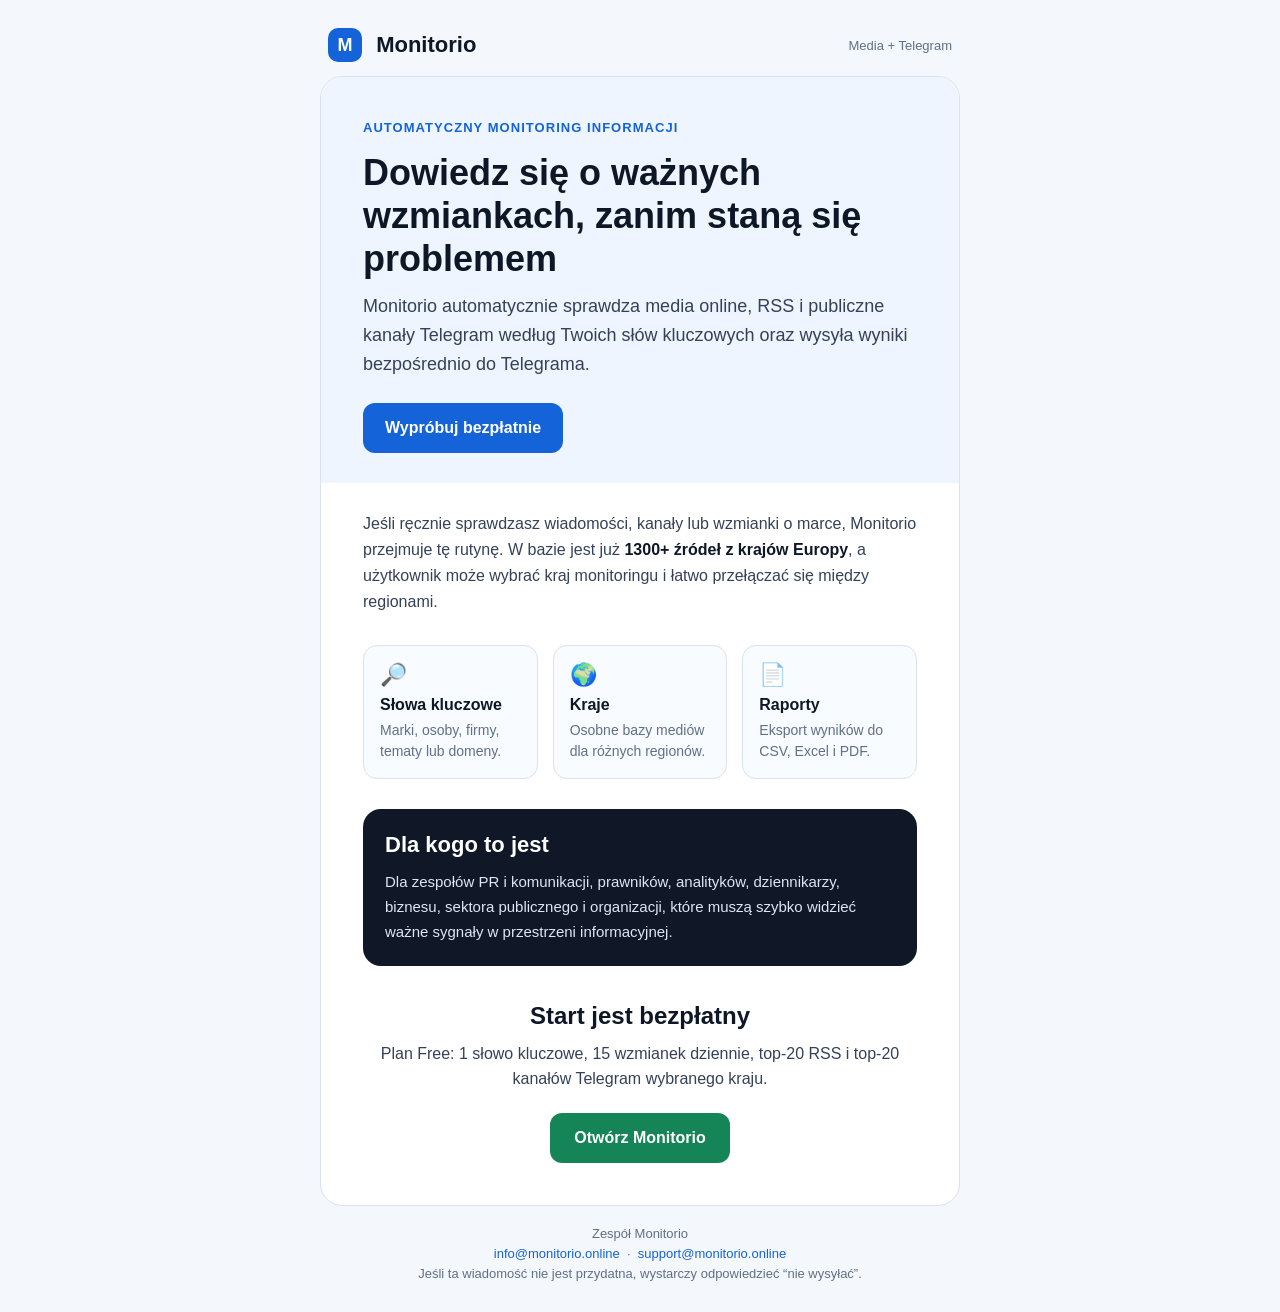
<file: promo_email/monitorio_promo_pl.html>
<!doctype html>
<html lang="pl">
<head>
  <meta charset="utf-8">
  <meta name="viewport" content="width=device-width, initial-scale=1">
  <meta name="color-scheme" content="light">
  <meta name="supported-color-schemes" content="light">
  <title>Monitorio - monitoring wzmianek w mediach i Telegramie</title>
  <style>
    @media only screen and (max-width: 620px) {
      body { margin: 0 !important; padding: 0 !important; }
      .outer { padding: 12px !important; }
      .container { width: 100% !important; max-width: 100% !important; }
      .px { padding-left: 18px !important; padding-right: 18px !important; }
      .hero { padding-top: 28px !important; padding-bottom: 24px !important; }
      .h1 { font-size: 28px !important; line-height: 34px !important; }
      .lead { font-size: 16px !important; line-height: 25px !important; }
      .cta { display: block !important; width: auto !important; text-align: center !important; }
      .stack { display: block !important; width: 100% !important; padding: 0 0 12px 0 !important; }
    }
  </style>
</head>
<body style="margin:0; padding:0; background:#f4f7fb; color:#0e1726; font-family:Arial, Helvetica, sans-serif;">
  <div style="display:none; max-height:0; overflow:hidden; opacity:0; color:transparent;">
    Monitorio znajduje wzmianki o markach, osobach, firmach i tematach w mediach, RSS i Telegramie.
  </div>

  <table role="presentation" width="100%" cellspacing="0" cellpadding="0" style="background:#f4f7fb;">
    <tr>
      <td class="outer" align="center" style="padding:28px 12px;">
        <table role="presentation" class="container" width="640" cellspacing="0" cellpadding="0" style="width:640px; max-width:640px;">
          <tr>
            <td style="padding:0 8px 14px 8px;">
              <table role="presentation" width="100%" cellspacing="0" cellpadding="0">
                <tr>
                  <td style="font-size:22px; line-height:28px; font-weight:800; color:#0e1726;">
                    <span style="display:inline-block; width:34px; height:34px; border-radius:10px; background:#1463d8; color:#ffffff; text-align:center; line-height:34px; font-size:18px; vertical-align:middle;">M</span>
                    <span style="vertical-align:middle; padding-left:8px;">Monitorio</span>
                  </td>
                  <td align="right" style="font-size:13px; color:#607086;">Media + Telegram</td>
                </tr>
              </table>
            </td>
          </tr>

          <tr>
            <td style="background:#ffffff; border:1px solid #d9e2ee; border-radius:22px; overflow:hidden;">
              <table role="presentation" width="100%" cellspacing="0" cellpadding="0">
                <tr>
                  <td class="px hero" style="padding:42px 42px 30px 42px; background:#eef5ff;">
                    <div style="font-size:13px; line-height:18px; color:#1463d8; font-weight:800; text-transform:uppercase; letter-spacing:.08em;">
                      Automatyczny monitoring informacji
                    </div>
                    <h1 class="h1" style="margin:14px 0 12px 0; font-size:36px; line-height:43px; color:#0e1726; font-weight:900;">
                      Dowiedz się o ważnych wzmiankach, zanim staną się problemem
                    </h1>
                    <p class="lead" style="margin:0; font-size:18px; line-height:29px; color:#344158;">
                      Monitorio automatycznie sprawdza media online, RSS i publiczne kanały Telegram według Twoich słów kluczowych oraz wysyła wyniki bezpośrednio do Telegrama.
                    </p>
                    <table role="presentation" cellspacing="0" cellpadding="0" style="margin-top:24px;">
                      <tr>
                        <td>
                          <a class="cta" href="https://t.me/monitoriOobot" target="_blank" style="display:inline-block; background:#1463d8; color:#ffffff; text-decoration:none; font-size:16px; line-height:20px; font-weight:800; padding:15px 22px; border-radius:12px;">
                            Wypróbuj bezpłatnie
                          </a>
                        </td>
                      </tr>
                    </table>
                  </td>
                </tr>

                <tr>
                  <td class="px" style="padding:28px 42px 8px 42px;">
                    <p style="margin:0; font-size:16px; line-height:26px; color:#344158;">
                      Jeśli ręcznie sprawdzasz wiadomości, kanały lub wzmianki o marce, Monitorio przejmuje tę rutynę. W bazie jest już <strong style="color:#0e1726;">1300+ źródeł z krajów Europy</strong>, a użytkownik może wybrać kraj monitoringu i łatwo przełączać się między regionami.
                    </p>
                  </td>
                </tr>

                <tr>
                  <td class="px" style="padding:22px 42px 6px 42px;">
                    <table role="presentation" width="100%" cellspacing="0" cellpadding="0">
                      <tr>
                        <td class="stack" width="33.33%" valign="top" style="padding-right:10px;">
                          <div style="border:1px solid #d9e2ee; border-radius:14px; padding:16px; background:#f8fbff;">
                            <div style="font-size:22px;">🔎</div>
                            <div style="margin-top:8px; font-size:16px; font-weight:800; color:#0e1726;">Słowa kluczowe</div>
                            <p style="margin:6px 0 0 0; font-size:14px; line-height:21px; color:#607086;">Marki, osoby, firmy, tematy lub domeny.</p>
                          </div>
                        </td>
                        <td class="stack" width="33.33%" valign="top" style="padding:0 5px;">
                          <div style="border:1px solid #d9e2ee; border-radius:14px; padding:16px; background:#f8fbff;">
                            <div style="font-size:22px;">🌍</div>
                            <div style="margin-top:8px; font-size:16px; font-weight:800; color:#0e1726;">Kraje</div>
                            <p style="margin:6px 0 0 0; font-size:14px; line-height:21px; color:#607086;">Osobne bazy mediów dla różnych regionów.</p>
                          </div>
                        </td>
                        <td class="stack" width="33.33%" valign="top" style="padding-left:10px;">
                          <div style="border:1px solid #d9e2ee; border-radius:14px; padding:16px; background:#f8fbff;">
                            <div style="font-size:22px;">📄</div>
                            <div style="margin-top:8px; font-size:16px; font-weight:800; color:#0e1726;">Raporty</div>
                            <p style="margin:6px 0 0 0; font-size:14px; line-height:21px; color:#607086;">Eksport wyników do CSV, Excel i PDF.</p>
                          </div>
                        </td>
                      </tr>
                    </table>
                  </td>
                </tr>

                <tr>
                  <td class="px" style="padding:24px 42px 8px 42px;">
                    <div style="background:#101827; border-radius:18px; padding:22px;">
                      <h2 style="margin:0 0 10px 0; color:#ffffff; font-size:22px; line-height:28px;">Dla kogo to jest</h2>
                      <p style="margin:0; color:#dbe7f5; font-size:15px; line-height:25px;">
                        Dla zespołów PR i komunikacji, prawników, analityków, dziennikarzy, biznesu, sektora publicznego i organizacji, które muszą szybko widzieć ważne sygnały w przestrzeni informacyjnej.
                      </p>
                    </div>
                  </td>
                </tr>

                <tr>
                  <td class="px" style="padding:26px 42px 42px 42px;" align="center">
                    <h2 style="margin:0 0 10px 0; font-size:24px; line-height:31px; color:#0e1726;">Start jest bezpłatny</h2>
                    <p style="margin:0 0 22px 0; font-size:16px; line-height:25px; color:#344158;">
                      Plan Free: 1 słowo kluczowe, 15 wzmianek dziennie, top-20 RSS i top-20 kanałów Telegram wybranego kraju.
                    </p>
                    <a class="cta" href="https://t.me/monitoriOobot" target="_blank" style="display:inline-block; background:#158456; color:#ffffff; text-decoration:none; font-size:16px; line-height:20px; font-weight:800; padding:15px 24px; border-radius:12px;">
                      Otwórz Monitorio
                    </a>
                  </td>
                </tr>
              </table>
            </td>
          </tr>

          <tr>
            <td align="center" style="padding:18px 8px 0 8px; color:#607086; font-size:13px; line-height:20px;">
              Zespół Monitorio<br>
              <a href="mailto:info@monitorio.online" style="color:#1463d8; text-decoration:none;">info@monitorio.online</a>
              &nbsp;·&nbsp;
              <a href="mailto:support@monitorio.online" style="color:#1463d8; text-decoration:none;">support@monitorio.online</a><br>
              Jeśli ta wiadomość nie jest przydatna, wystarczy odpowiedzieć “nie wysyłać”.
            </td>
          </tr>
        </table>
      </td>
    </tr>
  </table>
</body>
</html>
</file>
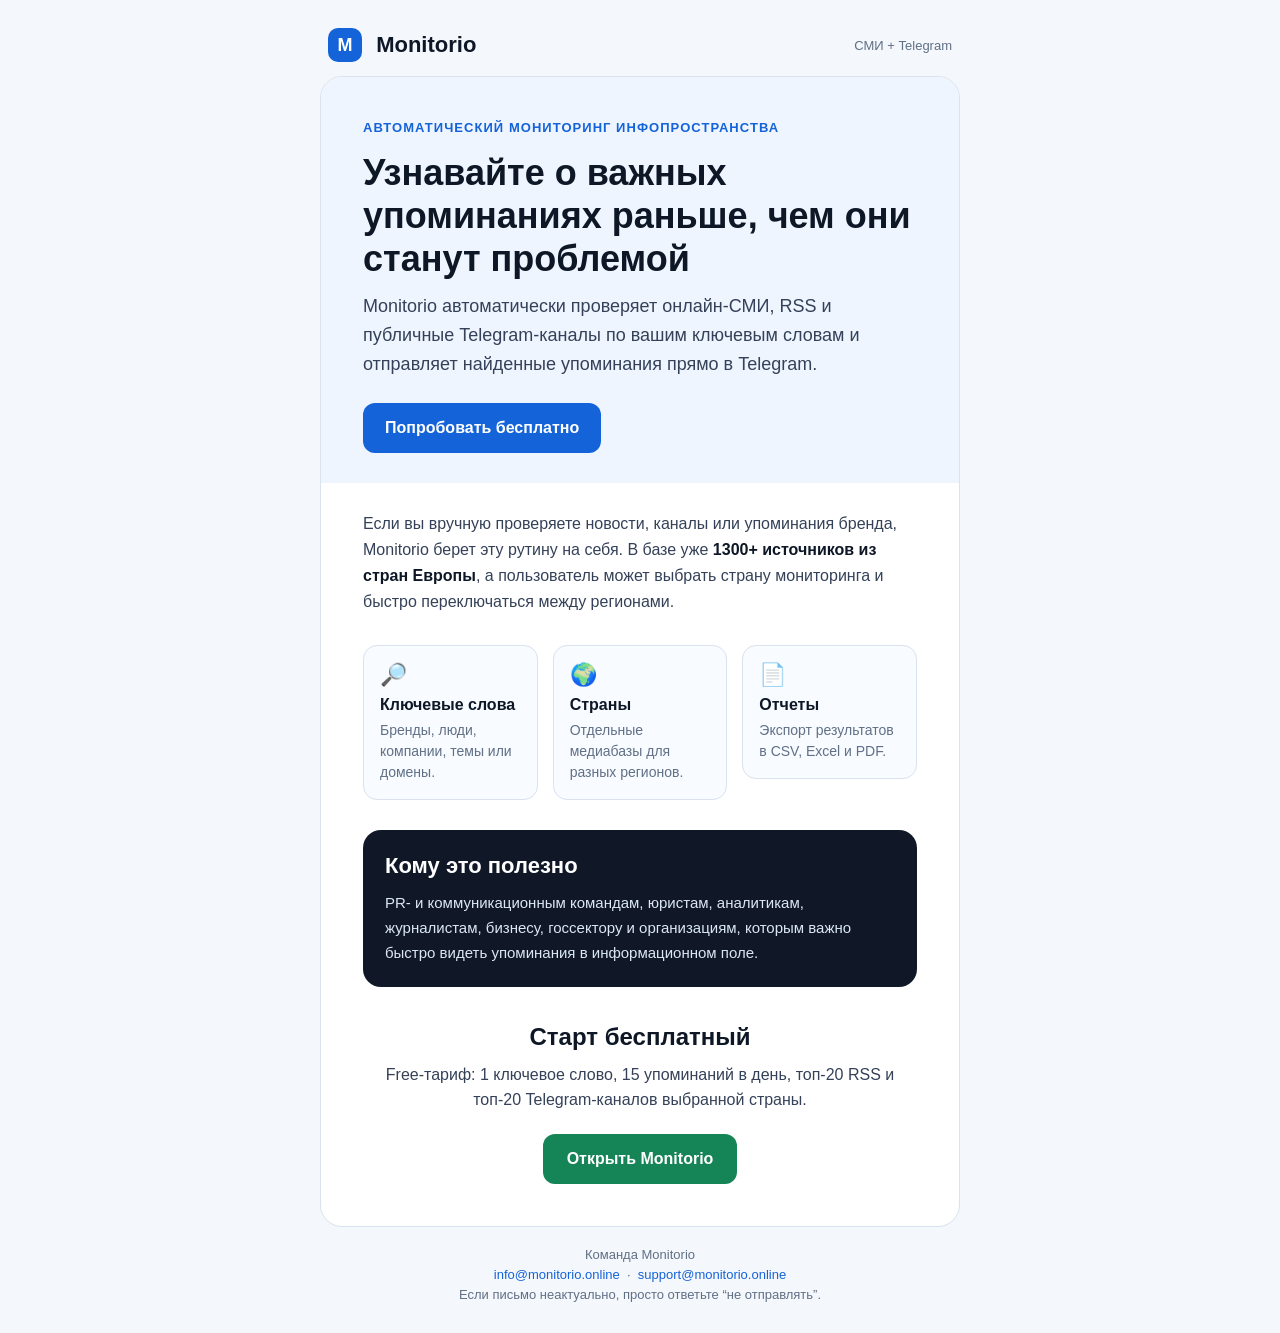
<file: promo_email/monitorio_promo_ru.html>
<!doctype html>
<html lang="ru">
<head>
  <meta charset="utf-8">
  <meta name="viewport" content="width=device-width, initial-scale=1">
  <meta name="color-scheme" content="light">
  <meta name="supported-color-schemes" content="light">
  <title>Monitorio - мониторинг упоминаний в СМИ и Telegram</title>
  <style>
    @media only screen and (max-width: 620px) {
      body { margin: 0 !important; padding: 0 !important; }
      .outer { padding: 12px !important; }
      .container { width: 100% !important; max-width: 100% !important; }
      .px { padding-left: 18px !important; padding-right: 18px !important; }
      .hero { padding-top: 28px !important; padding-bottom: 24px !important; }
      .h1 { font-size: 28px !important; line-height: 34px !important; }
      .lead { font-size: 16px !important; line-height: 25px !important; }
      .cta { display: block !important; width: auto !important; text-align: center !important; }
      .stack { display: block !important; width: 100% !important; padding: 0 0 12px 0 !important; }
    }
  </style>
</head>
<body style="margin:0; padding:0; background:#f4f7fb; color:#0e1726; font-family:Arial, Helvetica, sans-serif;">
  <div style="display:none; max-height:0; overflow:hidden; opacity:0; color:transparent;">
    Monitorio находит упоминания брендов, людей, компаний и тем в СМИ, RSS и Telegram.
  </div>

  <table role="presentation" width="100%" cellspacing="0" cellpadding="0" style="background:#f4f7fb;">
    <tr>
      <td class="outer" align="center" style="padding:28px 12px;">
        <table role="presentation" class="container" width="640" cellspacing="0" cellpadding="0" style="width:640px; max-width:640px;">
          <tr>
            <td style="padding:0 8px 14px 8px;">
              <table role="presentation" width="100%" cellspacing="0" cellpadding="0">
                <tr>
                  <td style="font-size:22px; line-height:28px; font-weight:800; color:#0e1726;">
                    <span style="display:inline-block; width:34px; height:34px; border-radius:10px; background:#1463d8; color:#ffffff; text-align:center; line-height:34px; font-size:18px; vertical-align:middle;">M</span>
                    <span style="vertical-align:middle; padding-left:8px;">Monitorio</span>
                  </td>
                  <td align="right" style="font-size:13px; color:#607086;">СМИ + Telegram</td>
                </tr>
              </table>
            </td>
          </tr>

          <tr>
            <td style="background:#ffffff; border:1px solid #d9e2ee; border-radius:22px; overflow:hidden;">
              <table role="presentation" width="100%" cellspacing="0" cellpadding="0">
                <tr>
                  <td class="px hero" style="padding:42px 42px 30px 42px; background:#eef5ff;">
                    <div style="font-size:13px; line-height:18px; color:#1463d8; font-weight:800; text-transform:uppercase; letter-spacing:.08em;">
                      Автоматический мониторинг инфопространства
                    </div>
                    <h1 class="h1" style="margin:14px 0 12px 0; font-size:36px; line-height:43px; color:#0e1726; font-weight:900;">
                      Узнавайте о важных упоминаниях раньше, чем они станут проблемой
                    </h1>
                    <p class="lead" style="margin:0; font-size:18px; line-height:29px; color:#344158;">
                      Monitorio автоматически проверяет онлайн-СМИ, RSS и публичные Telegram-каналы по вашим ключевым словам и отправляет найденные упоминания прямо в Telegram.
                    </p>
                    <table role="presentation" cellspacing="0" cellpadding="0" style="margin-top:24px;">
                      <tr>
                        <td>
                          <a class="cta" href="https://t.me/monitoriOobot" target="_blank" style="display:inline-block; background:#1463d8; color:#ffffff; text-decoration:none; font-size:16px; line-height:20px; font-weight:800; padding:15px 22px; border-radius:12px;">
                            Попробовать бесплатно
                          </a>
                        </td>
                      </tr>
                    </table>
                  </td>
                </tr>

                <tr>
                  <td class="px" style="padding:28px 42px 8px 42px;">
                    <p style="margin:0; font-size:16px; line-height:26px; color:#344158;">
                      Если вы вручную проверяете новости, каналы или упоминания бренда, Monitorio берет эту рутину на себя. В базе уже <strong style="color:#0e1726;">1300+ источников из стран Европы</strong>, а пользователь может выбрать страну мониторинга и быстро переключаться между регионами.
                    </p>
                  </td>
                </tr>

                <tr>
                  <td class="px" style="padding:22px 42px 6px 42px;">
                    <table role="presentation" width="100%" cellspacing="0" cellpadding="0">
                      <tr>
                        <td class="stack" width="33.33%" valign="top" style="padding-right:10px;">
                          <div style="border:1px solid #d9e2ee; border-radius:14px; padding:16px; background:#f8fbff;">
                            <div style="font-size:22px;">🔎</div>
                            <div style="margin-top:8px; font-size:16px; font-weight:800; color:#0e1726;">Ключевые слова</div>
                            <p style="margin:6px 0 0 0; font-size:14px; line-height:21px; color:#607086;">Бренды, люди, компании, темы или домены.</p>
                          </div>
                        </td>
                        <td class="stack" width="33.33%" valign="top" style="padding:0 5px;">
                          <div style="border:1px solid #d9e2ee; border-radius:14px; padding:16px; background:#f8fbff;">
                            <div style="font-size:22px;">🌍</div>
                            <div style="margin-top:8px; font-size:16px; font-weight:800; color:#0e1726;">Страны</div>
                            <p style="margin:6px 0 0 0; font-size:14px; line-height:21px; color:#607086;">Отдельные медиабазы для разных регионов.</p>
                          </div>
                        </td>
                        <td class="stack" width="33.33%" valign="top" style="padding-left:10px;">
                          <div style="border:1px solid #d9e2ee; border-radius:14px; padding:16px; background:#f8fbff;">
                            <div style="font-size:22px;">📄</div>
                            <div style="margin-top:8px; font-size:16px; font-weight:800; color:#0e1726;">Отчеты</div>
                            <p style="margin:6px 0 0 0; font-size:14px; line-height:21px; color:#607086;">Экспорт результатов в CSV, Excel и PDF.</p>
                          </div>
                        </td>
                      </tr>
                    </table>
                  </td>
                </tr>

                <tr>
                  <td class="px" style="padding:24px 42px 8px 42px;">
                    <div style="background:#101827; border-radius:18px; padding:22px;">
                      <h2 style="margin:0 0 10px 0; color:#ffffff; font-size:22px; line-height:28px;">Кому это полезно</h2>
                      <p style="margin:0; color:#dbe7f5; font-size:15px; line-height:25px;">
                        PR- и коммуникационным командам, юристам, аналитикам, журналистам, бизнесу, госсектору и организациям, которым важно быстро видеть упоминания в информационном поле.
                      </p>
                    </div>
                  </td>
                </tr>

                <tr>
                  <td class="px" style="padding:26px 42px 42px 42px;" align="center">
                    <h2 style="margin:0 0 10px 0; font-size:24px; line-height:31px; color:#0e1726;">Старт бесплатный</h2>
                    <p style="margin:0 0 22px 0; font-size:16px; line-height:25px; color:#344158;">
                      Free-тариф: 1 ключевое слово, 15 упоминаний в день, топ-20 RSS и топ-20 Telegram-каналов выбранной страны.
                    </p>
                    <a class="cta" href="https://t.me/monitoriOobot" target="_blank" style="display:inline-block; background:#158456; color:#ffffff; text-decoration:none; font-size:16px; line-height:20px; font-weight:800; padding:15px 24px; border-radius:12px;">
                      Открыть Monitorio
                    </a>
                  </td>
                </tr>
              </table>
            </td>
          </tr>

          <tr>
            <td align="center" style="padding:18px 8px 0 8px; color:#607086; font-size:13px; line-height:20px;">
              Команда Monitorio<br>
              <a href="mailto:info@monitorio.online" style="color:#1463d8; text-decoration:none;">info@monitorio.online</a>
              &nbsp;·&nbsp;
              <a href="mailto:support@monitorio.online" style="color:#1463d8; text-decoration:none;">support@monitorio.online</a><br>
              Если письмо неактуально, просто ответьте “не отправлять”.
            </td>
          </tr>
        </table>
      </td>
    </tr>
  </table>
</body>
</html>
</file>
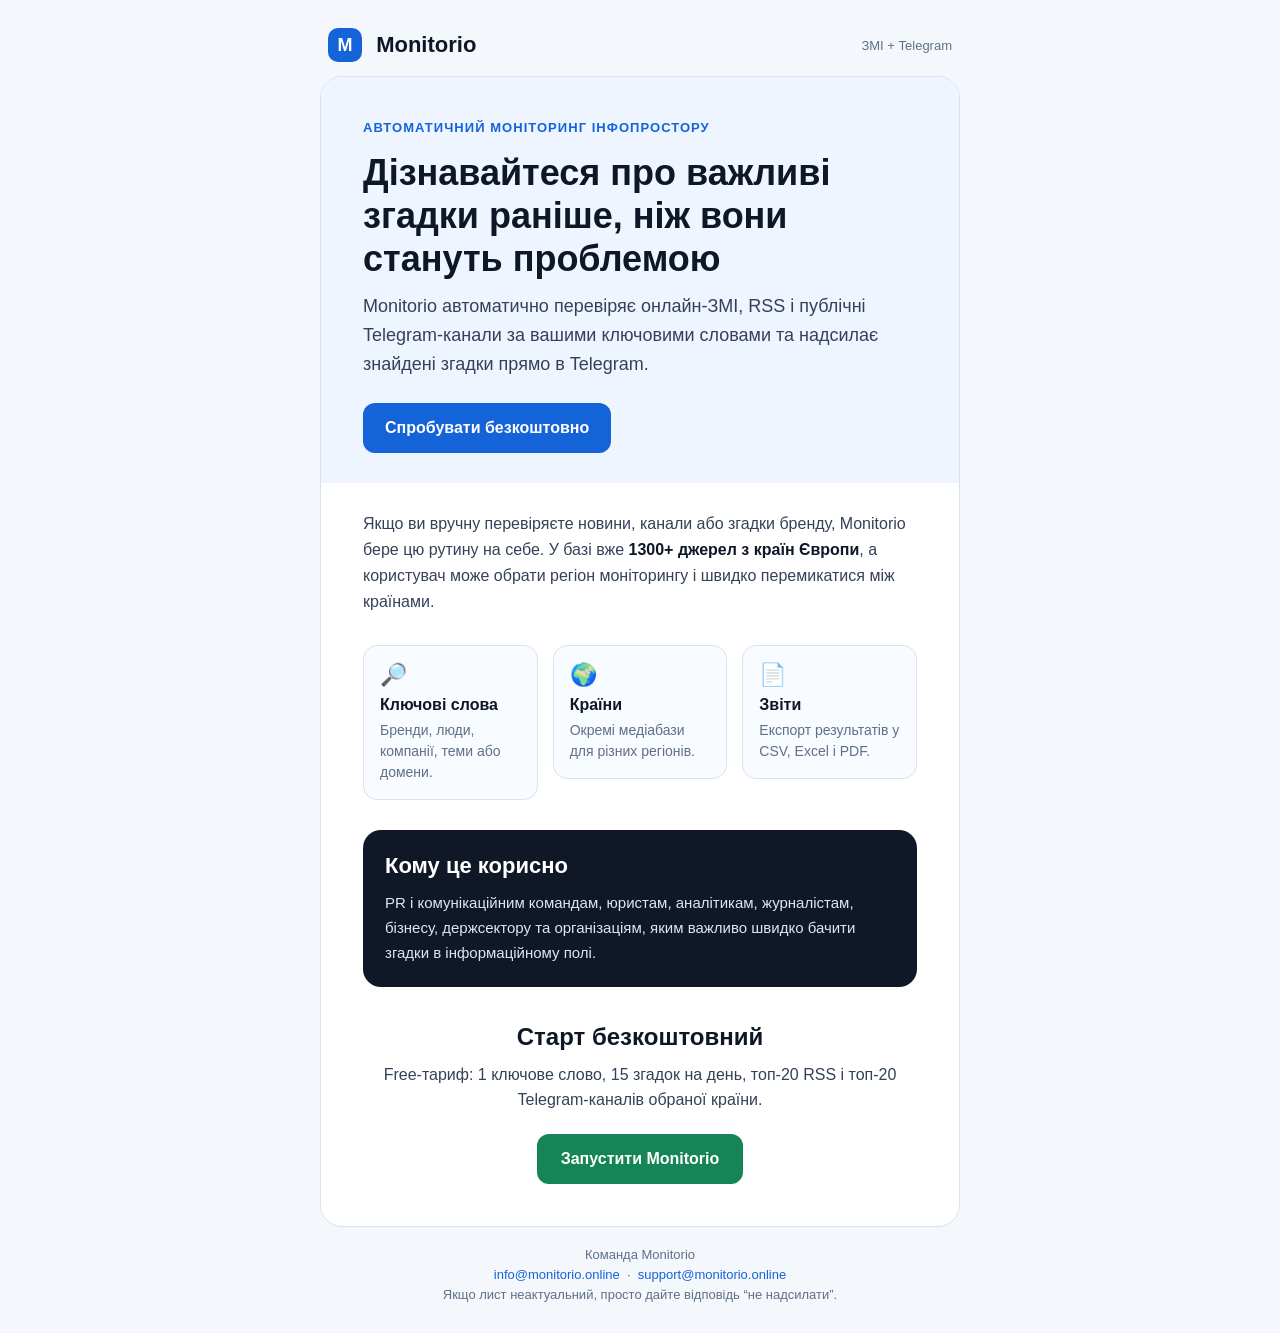
<file: promo_email/monitorio_promo_uk.html>
<!doctype html>
<html lang="uk">
<head>
  <meta charset="utf-8">
  <meta name="viewport" content="width=device-width, initial-scale=1">
  <meta name="color-scheme" content="light">
  <meta name="supported-color-schemes" content="light">
  <title>Monitorio - моніторинг згадок у ЗМІ та Telegram</title>
  <style>
    @media only screen and (max-width: 620px) {
      body { margin: 0 !important; padding: 0 !important; }
      .outer { padding: 12px !important; }
      .container { width: 100% !important; max-width: 100% !important; }
      .px { padding-left: 18px !important; padding-right: 18px !important; }
      .hero { padding-top: 28px !important; padding-bottom: 24px !important; }
      .h1 { font-size: 28px !important; line-height: 34px !important; }
      .lead { font-size: 16px !important; line-height: 25px !important; }
      .cta { display: block !important; width: auto !important; text-align: center !important; }
      .stack { display: block !important; width: 100% !important; padding: 0 0 12px 0 !important; }
    }
  </style>
</head>
<body style="margin:0; padding:0; background:#f4f7fb; color:#0e1726; font-family:Arial, Helvetica, sans-serif;">
  <div style="display:none; max-height:0; overflow:hidden; opacity:0; color:transparent;">
    Monitorio знаходить згадки брендів, людей, компаній і тем у ЗМІ, RSS та Telegram.
  </div>

  <table role="presentation" width="100%" cellspacing="0" cellpadding="0" style="background:#f4f7fb;">
    <tr>
      <td class="outer" align="center" style="padding:28px 12px;">
        <table role="presentation" class="container" width="640" cellspacing="0" cellpadding="0" style="width:640px; max-width:640px;">
          <tr>
            <td style="padding:0 8px 14px 8px;">
              <table role="presentation" width="100%" cellspacing="0" cellpadding="0">
                <tr>
                  <td style="font-size:22px; line-height:28px; font-weight:800; color:#0e1726;">
                    <span style="display:inline-block; width:34px; height:34px; border-radius:10px; background:#1463d8; color:#ffffff; text-align:center; line-height:34px; font-size:18px; vertical-align:middle;">M</span>
                    <span style="vertical-align:middle; padding-left:8px;">Monitorio</span>
                  </td>
                  <td align="right" style="font-size:13px; color:#607086;">ЗМІ + Telegram</td>
                </tr>
              </table>
            </td>
          </tr>

          <tr>
            <td style="background:#ffffff; border:1px solid #d9e2ee; border-radius:22px; overflow:hidden;">
              <table role="presentation" width="100%" cellspacing="0" cellpadding="0">
                <tr>
                  <td class="px hero" style="padding:42px 42px 30px 42px; background:#eef5ff;">
                    <div style="font-size:13px; line-height:18px; color:#1463d8; font-weight:800; text-transform:uppercase; letter-spacing:.08em;">
                      Автоматичний моніторинг інфопростору
                    </div>
                    <h1 class="h1" style="margin:14px 0 12px 0; font-size:36px; line-height:43px; color:#0e1726; font-weight:900;">
                      Дізнавайтеся про важливі згадки раніше, ніж вони стануть проблемою
                    </h1>
                    <p class="lead" style="margin:0; font-size:18px; line-height:29px; color:#344158;">
                      Monitorio автоматично перевіряє онлайн-ЗМІ, RSS і публічні Telegram-канали за вашими ключовими словами та надсилає знайдені згадки прямо в Telegram.
                    </p>
                    <table role="presentation" cellspacing="0" cellpadding="0" style="margin-top:24px;">
                      <tr>
                        <td>
                          <a class="cta" href="https://t.me/monitoriOobot" target="_blank" style="display:inline-block; background:#1463d8; color:#ffffff; text-decoration:none; font-size:16px; line-height:20px; font-weight:800; padding:15px 22px; border-radius:12px;">
                            Спробувати безкоштовно
                          </a>
                        </td>
                      </tr>
                    </table>
                  </td>
                </tr>

                <tr>
                  <td class="px" style="padding:28px 42px 8px 42px;">
                    <p style="margin:0; font-size:16px; line-height:26px; color:#344158;">
                      Якщо ви вручну перевіряєте новини, канали або згадки бренду, Monitorio бере цю рутину на себе. У базі вже <strong style="color:#0e1726;">1300+ джерел з країн Європи</strong>, а користувач може обрати регіон моніторингу і швидко перемикатися між країнами.
                    </p>
                  </td>
                </tr>

                <tr>
                  <td class="px" style="padding:22px 42px 6px 42px;">
                    <table role="presentation" width="100%" cellspacing="0" cellpadding="0">
                      <tr>
                        <td class="stack" width="33.33%" valign="top" style="padding-right:10px;">
                          <div style="border:1px solid #d9e2ee; border-radius:14px; padding:16px; background:#f8fbff;">
                            <div style="font-size:22px;">🔎</div>
                            <div style="margin-top:8px; font-size:16px; font-weight:800; color:#0e1726;">Ключові слова</div>
                            <p style="margin:6px 0 0 0; font-size:14px; line-height:21px; color:#607086;">Бренди, люди, компанії, теми або домени.</p>
                          </div>
                        </td>
                        <td class="stack" width="33.33%" valign="top" style="padding:0 5px;">
                          <div style="border:1px solid #d9e2ee; border-radius:14px; padding:16px; background:#f8fbff;">
                            <div style="font-size:22px;">🌍</div>
                            <div style="margin-top:8px; font-size:16px; font-weight:800; color:#0e1726;">Країни</div>
                            <p style="margin:6px 0 0 0; font-size:14px; line-height:21px; color:#607086;">Окремі медіабази для різних регіонів.</p>
                          </div>
                        </td>
                        <td class="stack" width="33.33%" valign="top" style="padding-left:10px;">
                          <div style="border:1px solid #d9e2ee; border-radius:14px; padding:16px; background:#f8fbff;">
                            <div style="font-size:22px;">📄</div>
                            <div style="margin-top:8px; font-size:16px; font-weight:800; color:#0e1726;">Звіти</div>
                            <p style="margin:6px 0 0 0; font-size:14px; line-height:21px; color:#607086;">Експорт результатів у CSV, Excel і PDF.</p>
                          </div>
                        </td>
                      </tr>
                    </table>
                  </td>
                </tr>

                <tr>
                  <td class="px" style="padding:24px 42px 8px 42px;">
                    <div style="background:#101827; border-radius:18px; padding:22px;">
                      <h2 style="margin:0 0 10px 0; color:#ffffff; font-size:22px; line-height:28px;">Кому це корисно</h2>
                      <p style="margin:0; color:#dbe7f5; font-size:15px; line-height:25px;">
                        PR і комунікаційним командам, юристам, аналітикам, журналістам, бізнесу, держсектору та організаціям, яким важливо швидко бачити згадки в інформаційному полі.
                      </p>
                    </div>
                  </td>
                </tr>

                <tr>
                  <td class="px" style="padding:26px 42px 42px 42px;" align="center">
                    <h2 style="margin:0 0 10px 0; font-size:24px; line-height:31px; color:#0e1726;">Старт безкоштовний</h2>
                    <p style="margin:0 0 22px 0; font-size:16px; line-height:25px; color:#344158;">
                      Free-тариф: 1 ключове слово, 15 згадок на день, топ-20 RSS і топ-20 Telegram-каналів обраної країни.
                    </p>
                    <a class="cta" href="https://t.me/monitoriOobot" target="_blank" style="display:inline-block; background:#158456; color:#ffffff; text-decoration:none; font-size:16px; line-height:20px; font-weight:800; padding:15px 24px; border-radius:12px;">
                      Запустити Monitorio
                    </a>
                  </td>
                </tr>
              </table>
            </td>
          </tr>

          <tr>
            <td align="center" style="padding:18px 8px 0 8px; color:#607086; font-size:13px; line-height:20px;">
              Команда Monitorio<br>
              <a href="mailto:info@monitorio.online" style="color:#1463d8; text-decoration:none;">info@monitorio.online</a>
              &nbsp;·&nbsp;
              <a href="mailto:support@monitorio.online" style="color:#1463d8; text-decoration:none;">support@monitorio.online</a><br>
              Якщо лист неактуальний, просто дайте відповідь “не надсилати”.
            </td>
          </tr>
        </table>
      </td>
    </tr>
  </table>
</body>
</html>
</file>
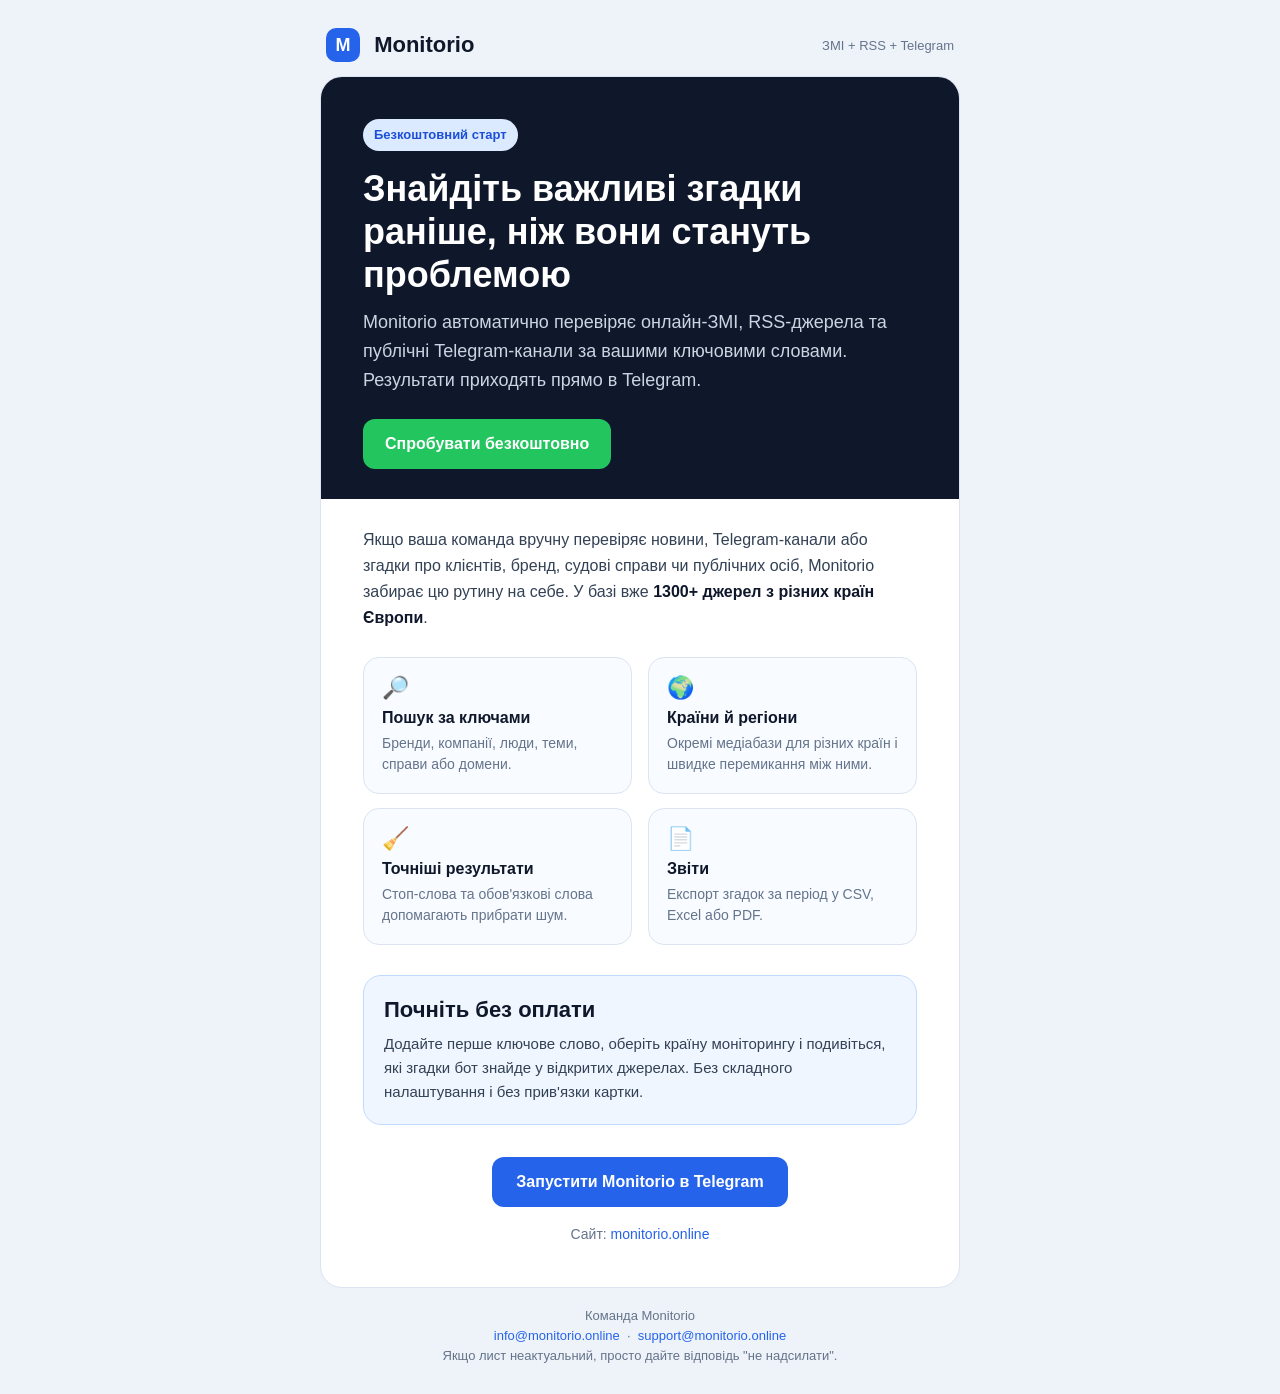
<file: promo_email/monitorio_trial_uk.html>
<!doctype html>
<html lang="uk">
<head>
  <meta charset="utf-8">
  <meta name="viewport" content="width=device-width, initial-scale=1">
  <meta name="color-scheme" content="light">
  <meta name="supported-color-schemes" content="light">
  <title>Безкоштовний тест Monitorio</title>
  <style>
    @media only screen and (max-width: 640px) {
      body { margin: 0 !important; padding: 0 !important; }
      .outer { padding: 10px !important; }
      .container { width: 100% !important; max-width: 100% !important; }
      .px { padding-left: 18px !important; padding-right: 18px !important; }
      .hero { padding-top: 26px !important; padding-bottom: 24px !important; }
      .h1 { font-size: 27px !important; line-height: 34px !important; }
      .lead { font-size: 16px !important; line-height: 25px !important; }
      .cta { display: block !important; width: auto !important; text-align: center !important; }
      .stack { display: block !important; width: 100% !important; padding: 0 0 12px 0 !important; }
      .hide-mobile { display: none !important; }
    }
  </style>
</head>
<body style="margin:0; padding:0; background:#eef3f9; color:#111827; font-family:Arial, Helvetica, sans-serif;">
  <div style="display:none; max-height:0; overflow:hidden; opacity:0; color:transparent;">
    Безкоштовно протестуйте Monitorio: згадки у ЗМІ, RSS і Telegram за ключовими словами.
  </div>

  <table role="presentation" width="100%" cellspacing="0" cellpadding="0" style="background:#eef3f9;">
    <tr>
      <td class="outer" align="center" style="padding:28px 12px;">
        <table role="presentation" class="container" width="640" cellspacing="0" cellpadding="0" style="width:640px; max-width:640px;">
          <tr>
            <td style="padding:0 6px 14px 6px;">
              <table role="presentation" width="100%" cellspacing="0" cellpadding="0">
                <tr>
                  <td style="font-size:22px; line-height:28px; font-weight:800; color:#0f172a;">
                    <span style="display:inline-block; width:34px; height:34px; border-radius:10px; background:#2563eb; color:#ffffff; text-align:center; line-height:34px; font-size:18px; vertical-align:middle;">M</span>
                    <span style="vertical-align:middle; padding-left:8px;">Monitorio</span>
                  </td>
                  <td class="hide-mobile" align="right" style="font-size:13px; color:#64748b;">ЗМІ + RSS + Telegram</td>
                </tr>
              </table>
            </td>
          </tr>

          <tr>
            <td style="background:#ffffff; border:1px solid #dbe4f0; border-radius:22px; overflow:hidden;">
              <table role="presentation" width="100%" cellspacing="0" cellpadding="0">
                <tr>
                  <td class="px hero" style="padding:42px 42px 30px 42px; background:#0f172a;">
                    <div style="display:inline-block; padding:7px 11px; border-radius:999px; background:#dbeafe; color:#1d4ed8; font-size:13px; line-height:18px; font-weight:800;">
                      Безкоштовний старт
                    </div>
                    <h1 class="h1" style="margin:16px 0 12px 0; font-size:36px; line-height:43px; color:#ffffff; font-weight:900;">
                      Знайдіть важливі згадки раніше, ніж вони стануть проблемою
                    </h1>
                    <p class="lead" style="margin:0; font-size:18px; line-height:29px; color:#cbd5e1;">
                      Monitorio автоматично перевіряє онлайн-ЗМІ, RSS-джерела та публічні Telegram-канали за вашими ключовими словами. Результати приходять прямо в Telegram.
                    </p>
                    <table role="presentation" cellspacing="0" cellpadding="0" style="margin-top:24px;">
                      <tr>
                        <td>
                          <a class="cta" href="https://t.me/monitoriOobot" target="_blank" style="display:inline-block; background:#22c55e; color:#ffffff; text-decoration:none; font-size:16px; line-height:20px; font-weight:800; padding:15px 22px; border-radius:12px;">
                            Спробувати безкоштовно
                          </a>
                        </td>
                      </tr>
                    </table>
                  </td>
                </tr>

                <tr>
                  <td class="px" style="padding:28px 42px 4px 42px;">
                    <p style="margin:0; font-size:16px; line-height:26px; color:#334155;">
                      Якщо ваша команда вручну перевіряє новини, Telegram-канали або згадки про клієнтів, бренд, судові справи чи публічних осіб, Monitorio забирає цю рутину на себе. У базі вже <strong style="color:#0f172a;">1300+ джерел з різних країн Європи</strong>.
                    </p>
                  </td>
                </tr>

                <tr>
                  <td class="px" style="padding:22px 42px 8px 42px;">
                    <table role="presentation" width="100%" cellspacing="0" cellpadding="0">
                      <tr>
                        <td class="stack" width="50%" valign="top" style="padding-right:8px;">
                          <div style="border:1px solid #dbe4f0; border-radius:16px; padding:18px; background:#f8fbff;">
                            <div style="font-size:22px; line-height:24px;">🔎</div>
                            <div style="margin-top:9px; font-size:16px; font-weight:800; color:#0f172a;">Пошук за ключами</div>
                            <p style="margin:6px 0 0 0; font-size:14px; line-height:21px; color:#64748b;">Бренди, компанії, люди, теми, справи або домени.</p>
                          </div>
                        </td>
                        <td class="stack" width="50%" valign="top" style="padding-left:8px;">
                          <div style="border:1px solid #dbe4f0; border-radius:16px; padding:18px; background:#f8fbff;">
                            <div style="font-size:22px; line-height:24px;">🌍</div>
                            <div style="margin-top:9px; font-size:16px; font-weight:800; color:#0f172a;">Країни й регіони</div>
                            <p style="margin:6px 0 0 0; font-size:14px; line-height:21px; color:#64748b;">Окремі медіабази для різних країн і швидке перемикання між ними.</p>
                          </div>
                        </td>
                      </tr>
                      <tr>
                        <td class="stack" width="50%" valign="top" style="padding:14px 8px 0 0;">
                          <div style="border:1px solid #dbe4f0; border-radius:16px; padding:18px; background:#f8fbff;">
                            <div style="font-size:22px; line-height:24px;">🧹</div>
                            <div style="margin-top:9px; font-size:16px; font-weight:800; color:#0f172a;">Точніші результати</div>
                            <p style="margin:6px 0 0 0; font-size:14px; line-height:21px; color:#64748b;">Стоп-слова та обов'язкові слова допомагають прибрати шум.</p>
                          </div>
                        </td>
                        <td class="stack" width="50%" valign="top" style="padding:14px 0 0 8px;">
                          <div style="border:1px solid #dbe4f0; border-radius:16px; padding:18px; background:#f8fbff;">
                            <div style="font-size:22px; line-height:24px;">📄</div>
                            <div style="margin-top:9px; font-size:16px; font-weight:800; color:#0f172a;">Звіти</div>
                            <p style="margin:6px 0 0 0; font-size:14px; line-height:21px; color:#64748b;">Експорт згадок за період у CSV, Excel або PDF.</p>
                          </div>
                        </td>
                      </tr>
                    </table>
                  </td>
                </tr>

                <tr>
                  <td class="px" style="padding:22px 42px 6px 42px;">
                    <div style="background:#eff6ff; border:1px solid #bfdbfe; border-radius:18px; padding:20px;">
                      <h2 style="margin:0 0 8px 0; color:#0f172a; font-size:22px; line-height:28px;">Почніть без оплати</h2>
                      <p style="margin:0; color:#334155; font-size:15px; line-height:24px;">
                        Додайте перше ключове слово, оберіть країну моніторингу і подивіться, які згадки бот знайде у відкритих джерелах. Без складного налаштування і без прив'язки картки.
                      </p>
                    </div>
                  </td>
                </tr>

                <tr>
                  <td class="px" style="padding:26px 42px 42px 42px;" align="center">
                    <a class="cta" href="https://t.me/monitoriOobot" target="_blank" style="display:inline-block; background:#2563eb; color:#ffffff; text-decoration:none; font-size:16px; line-height:20px; font-weight:800; padding:15px 24px; border-radius:12px;">
                      Запустити Monitorio в Telegram
                    </a>
                    <p style="margin:16px 0 0 0; font-size:14px; line-height:22px; color:#64748b;">
                      Сайт: <a href="https://monitorio.online" target="_blank" style="color:#2563eb; text-decoration:none;">monitorio.online</a>
                    </p>
                  </td>
                </tr>
              </table>
            </td>
          </tr>

          <tr>
            <td align="center" style="padding:18px 8px 0 8px; color:#64748b; font-size:13px; line-height:20px;">
              Команда Monitorio<br>
              <a href="mailto:info@monitorio.online" style="color:#2563eb; text-decoration:none;">info@monitorio.online</a>
              &nbsp;·&nbsp;
              <a href="mailto:support@monitorio.online" style="color:#2563eb; text-decoration:none;">support@monitorio.online</a><br>
              Якщо лист неактуальний, просто дайте відповідь "не надсилати".
            </td>
          </tr>
        </table>
      </td>
    </tr>
  </table>
</body>
</html>
</file>
